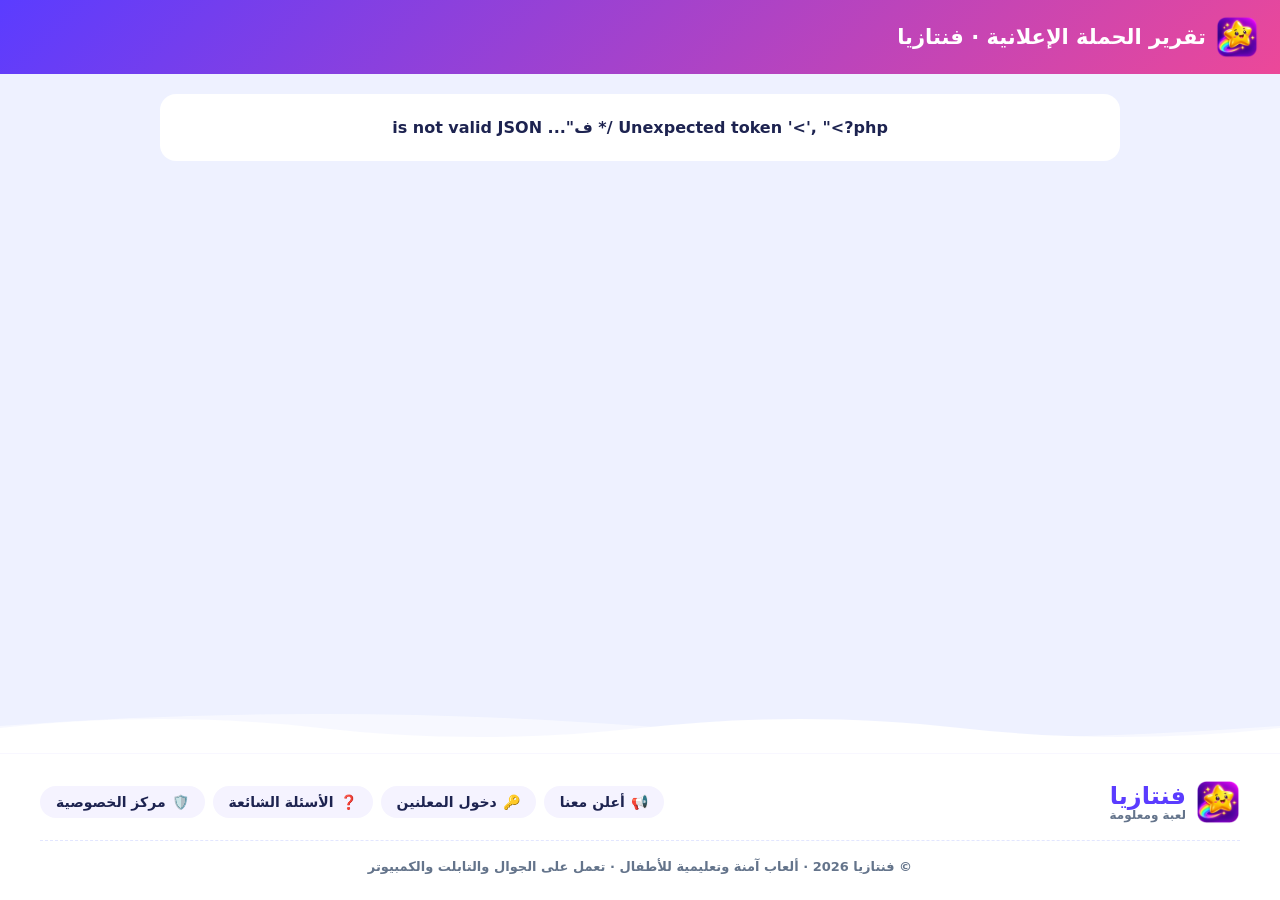
<file: ad-report.html>
<!doctype html>
<html lang="ar" dir="rtl">
<head>
<meta charset="utf-8">
<meta name="viewport" content="width=device-width, initial-scale=1">
<meta name="robots" content="noindex,nofollow">
<title>تقرير الحملة الإعلانية | فنتازيا</title>
<link rel="icon" type="image/png" href="favicon.png">
<style>
*{box-sizing:border-box}body{margin:0;font-family:Tahoma,system-ui,sans-serif;background:#eef1ff;color:#1d2350}
header{display:flex;align-items:center;gap:10px;padding:16px 22px;background:linear-gradient(135deg,#5b3cff,#ec4899);color:#fff}
header img{width:42px;height:42px;border-radius:12px}header h1{margin:0;font-size:21px;flex:1}
main{max-width:1000px;margin:0 auto;padding:20px}
.cards{display:grid;grid-template-columns:repeat(auto-fit,minmax(170px,1fr));gap:12px;margin:14px 0}
.card{background:#fff;border-radius:16px;padding:16px;box-shadow:0 4px 14px rgba(29,35,80,.08)}.card b{display:block;font-size:30px;color:#5b3cff}.card span{color:#64748b;font-weight:700}
table{width:100%;border-collapse:collapse;background:#fff;border-radius:14px;overflow:hidden;box-shadow:0 4px 14px rgba(29,35,80,.08);font-size:14px;margin-bottom:16px}
th,td{padding:9px 12px;text-align:right;border-bottom:1px solid #eef1ff}th{background:#f8fafc;color:#475569}
.msg{background:#fff;border-radius:16px;padding:24px;text-align:center;font-weight:700}
.st{display:inline-block;padding:2px 12px;border-radius:99px;font-weight:700;font-size:14px}
h2{font-size:18px}.note{color:#64748b;font-size:13px;line-height:1.8}
</style>
</head>
<body>
<header><img src="icon-192.png" alt=""><h1>تقرير الحملة الإعلانية · فنتازيا</h1></header>
<main id="r"><div class="msg">جاري التحميل…</div></main>
<script>
const R=document.getElementById('r'),esc=s=>String(s??'').replace(/[&<>"']/g,c=>({'&':'&amp;','<':'&lt;','>':'&gt;','"':'&quot;',"'":'&#39;'}[c]));
const fmt=n=>Number(n||0).toLocaleString('en-US'),ctr=(i,c)=>i?(c/i*100).toFixed(2)+'%':'—';
(async()=>{const t=new URLSearchParams(location.search).get('t')||'';
  try{const j=await (await fetch('api/index.php?a=report&t='+encodeURIComponent(t))).json();if(!j.ok)throw new Error(j.error);
    const c=j.campaign,T=j.totals;
    R.innerHTML=`<h2>${esc(c.name)} <span class="st" style="background:${c.live?'#dcfce7':'#f1f5f9'}">${c.live?'🟢 تعمل الآن':c.status==='paused'?'⏸️ موقوفة':'⚪ منتهية'}</span></h2>
    <div class="note">المعلن: <b>${esc(c.advertiser)}</b> · الفترة: ${c.start||'—'} ← ${c.end||'مفتوحة'}</div>
    <div class="cards"><div class="card"><b>${fmt(T.i)}</b><span>مشاهدة فعلية</span></div><div class="card"><b>${fmt(T.c)}</b><span>نقرة</span></div><div class="card"><b>${ctr(T.i,T.c)}</b><span>نسبة النقر</span></div></div>
    <h2>حسب المساحة</h2><table><tr><th>المساحة</th><th>مشاهدات</th><th>نقرات</th><th>نسبة النقر</th></tr>${j.slots.map(s=>`<tr><td>${esc(j.slotNames[s.slot]||s.slot)}</td><td>${fmt(s.impr)}</td><td>${fmt(s.clicks)}</td><td>${ctr(s.impr,s.clicks)}</td></tr>`).join('')||'<tr><td colspan=4>لا بيانات بعد</td></tr>'}</table>
    <h2>يومياً</h2><table><tr><th>اليوم</th><th>مشاهدات</th><th>نقرات</th><th>نسبة النقر</th></tr>${j.daily.slice().reverse().map(d=>`<tr><td>${d.day}</td><td>${fmt(d.impr)}</td><td>${fmt(d.clicks)}</td><td>${ctr(d.impr,d.clicks)}</td></tr>`).join('')||'<tr><td colspan=4>لا بيانات بعد</td></tr>'}</table>
    <p class="note">المشاهدة تُحسب فقط عند ظهور 50% على الأقل من الإعلان على الشاشة لمدة ثانية كاملة (المعيار العالمي لقياس الإعلانات)، والنقرة تُحسب عند الضغط على الإعلان. فنتازيا لا تجمع أي بيانات شخصية عن الأطفال.</p>`}
  catch(e){R.innerHTML=`<div class="msg">${esc(e.message||'تعذّر تحميل التقرير')}</div>`}})();
</script>
<script src="js/totop.js"></script>
<script src="js/footer.js?v=3"></script>
</body>
</html>
</file>
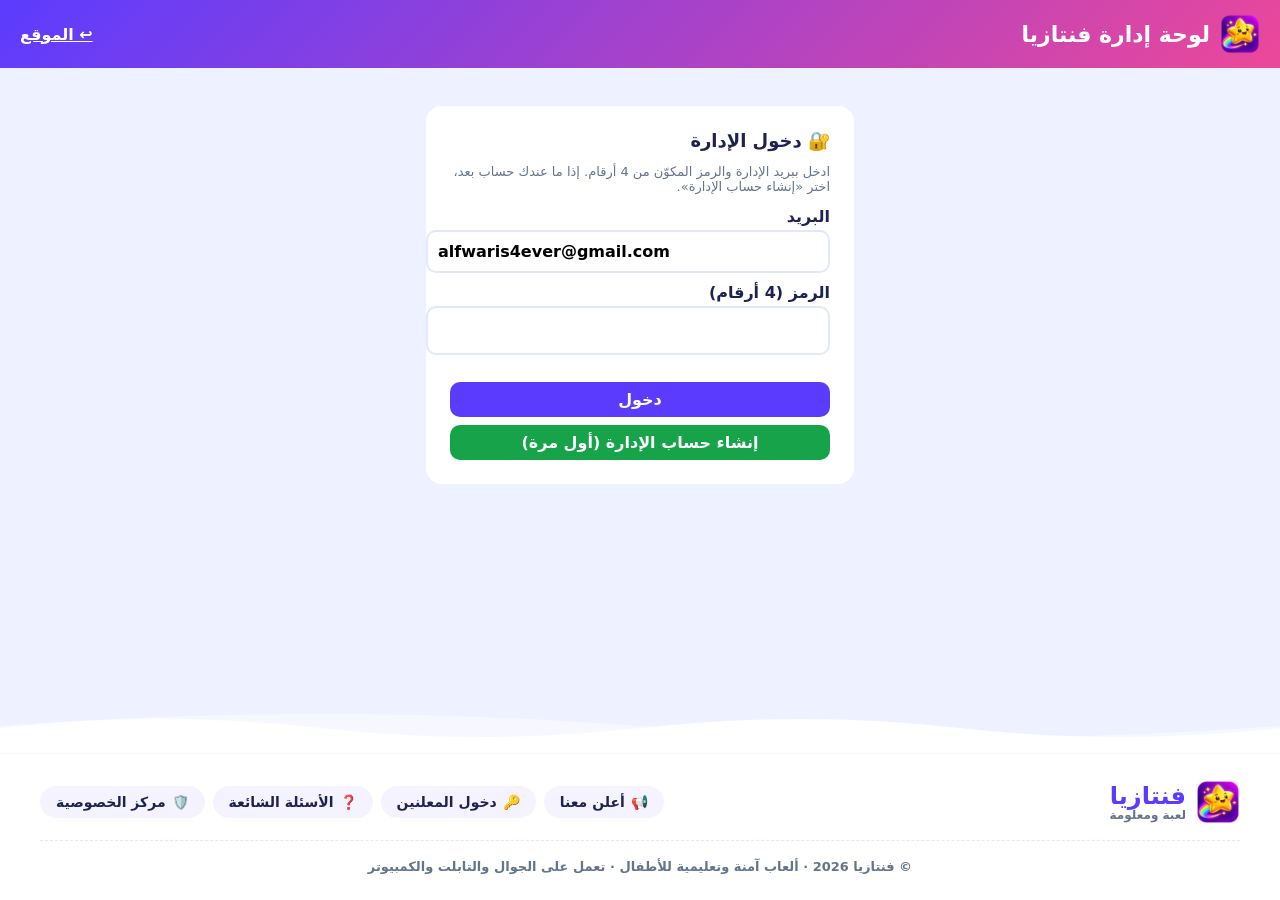
<file: admin.html>
<!doctype html>
<html lang="ar" dir="rtl">
<head>
<meta charset="utf-8">
<meta name="viewport" content="width=device-width, initial-scale=1">
<meta name="robots" content="noindex,nofollow">
<title>لوحة الإدارة | فنتازيا</title>
<link rel="icon" type="image/png" href="favicon.png">
<style>
body{margin:0;font-family:Tahoma,system-ui,sans-serif;background:#eef1ff;color:#1d2350}
header{display:flex;align-items:center;gap:10px;padding:14px 20px;background:linear-gradient(135deg,#5b3cff,#ec4899);color:#fff}
header img{width:40px;height:40px;border-radius:12px}header h1{margin:0;font-size:22px;flex:1}header a{color:#fff;font-weight:700}
main{max-width:90%;margin:0 auto;padding:18px}@media(max-width:1023px){main{max-width:100%;padding:12px}}
.cards{display:grid;grid-template-columns:repeat(auto-fit,minmax(160px,1fr));gap:12px;margin-bottom:18px}
.card{background:#fff;border-radius:16px;padding:14px;box-shadow:0 4px 14px rgba(29,35,80,.08)}.card b{display:block;font-size:30px;color:#5b3cff}.card span{color:#64748b;font-weight:700}
.cols{display:grid;grid-template-columns:1fr 1fr;gap:14px}@media(max-width:800px){.cols{grid-template-columns:1fr}}
h2{font-size:18px;margin:6px 0 10px}table{width:100%;border-collapse:collapse;background:#fff;border-radius:14px;overflow:hidden;box-shadow:0 4px 14px rgba(29,35,80,.08);font-size:14px}
th,td{padding:8px 10px;text-align:right;border-bottom:1px solid #eef1ff}th{background:#f8fafc;color:#475569}
.bar{height:8px;border-radius:99px;background:linear-gradient(90deg,#5b3cff,#ec4899)}
.msg{background:#fff;border-radius:16px;padding:24px;text-align:center;font-weight:700}
button{font:inherit;font-weight:700;border:0;border-radius:10px;padding:8px 14px;background:#5b3cff;color:#fff;cursor:pointer}
button.sm,a.sm{padding:4px 7px;margin:0 2px;background:#eef1ff;color:#1d2350;font-size:14px;border-radius:10px;text-decoration:none;font-weight:700;display:inline-block;line-height:1.6}a.sm:hover{background:#dfe4ff}button.sm:hover{background:#dfe4ff}button.sm.del:hover{background:#fee2e2}
.tabs{display:flex;gap:8px;margin-bottom:16px;flex-wrap:wrap}.tabs a{padding:8px 18px;border-radius:99px;background:#fff;color:#1d2350;font-weight:700;text-decoration:none;box-shadow:0 2px 8px rgba(29,35,80,.08)}.tabs a.on{background:#5b3cff;color:#fff}
.toolbar{margin-bottom:12px;font-weight:700}button.sm.on{background:#5b3cff;color:#fff}
.chart{background:#fff;border-radius:16px;padding:12px;box-shadow:0 4px 14px rgba(29,35,80,.08)}.legend{display:flex;gap:16px;flex-wrap:wrap;font-size:13px;font-weight:700}.legend span[style*="--c"]::before{content:"";display:inline-block;width:12px;height:12px;border-radius:3px;background:var(--c);margin-inline-end:5px;vertical-align:-1px}
.note{color:#64748b;font-size:13px;line-height:1.8}.chip{display:inline-block;background:#eef1ff;border-radius:99px;padding:1px 8px;font-size:12px;margin:1px}.sub{color:#64748b;font-size:12px}
img.thumb{width:120px;height:54px;object-fit:contain;border-radius:8px;background:#f1f5f9;border:1px solid #e2e8f0;padding:3px;box-sizing:border-box;display:block}
.camp b{display:block;margin-bottom:8px;font-size:15px}.thumbs{display:grid;grid-template-columns:repeat(2,120px);gap:8px}
.slots{display:flex;flex-direction:column;align-items:flex-start;gap:8px}.slots .chip{margin:0;padding:4px 10px;line-height:1.5;border-radius:0;white-space:nowrap}
td.ctl{white-space:nowrap}td.ctl .sm,td.ctl a.sm{display:inline-block;margin:0 2px}
td{vertical-align:top}
textarea{width:100%;font:13px/1.6 monospace;padding:8px;border-radius:10px;border:2px solid #e2e6ff;box-sizing:border-box}
.modal{position:fixed;inset:0;background:rgba(15,23,42,.5);display:flex;align-items:flex-start;justify-content:center;padding:30px 12px;overflow:auto;z-index:50}
.modal-card{background:#fff;border-radius:18px;padding:20px;width:min(760px,100%)}
.frm{display:grid;grid-template-columns:1fr 1fr;gap:12px}.frm .full{grid-column:1/-1}@media(max-width:640px){.frm{grid-template-columns:1fr}}
.frm label{display:flex;flex-direction:column;gap:4px;font-weight:700;font-size:14px}.frm label.ck{flex-direction:row;align-items:center;gap:6px;font-weight:600;display:inline-flex;margin:3px 10px 3px 0}
.frm input:not([type=checkbox]),.frm select{font:inherit;padding:8px 10px;border-radius:10px;border:2px solid #e2e6ff}
.pbar{height:6px;background:#eef1ff;border-radius:99px;margin-top:4px;overflow:hidden}.pbar i{display:block;height:100%;background:linear-gradient(90deg,#5b3cff,#ec4899)}
.pin{flex-direction:row!important;align-items:center;gap:6px;display:flex}.pin input[type=number]{width:90px;font:inherit;padding:6px 8px;border-radius:8px;border:2px solid #e2e6ff}
.frm fieldset{border:2px solid #eef1ff;border-radius:12px}.frm [hidden]{display:none!important}#prev img{max-width:100%;max-height:140px;margin-top:6px;border-radius:8px}
.cr-slot{border:2px solid #eef1ff;border-radius:14px;padding:10px;margin-bottom:10px}.cr-row{display:grid;grid-template-columns:repeat(auto-fit,minmax(190px,1fr));gap:10px;margin-top:8px}
.cr-tile{background:#f8fafc;border-radius:12px;padding:8px;display:flex;flex-direction:column;gap:6px}.cr-h{font-weight:700;font-size:13px;display:flex;justify-content:space-between}
.cr-prev{width:100%;max-height:150px;background:repeating-conic-gradient(#e2e8f0 0 25%,#fff 0 50%) 0 0/16px 16px;border:2px dashed #cbd5e1;border-radius:8px;display:flex;align-items:center;justify-content:center;overflow:hidden}.cr-prev img{width:100%;height:100%;object-fit:contain}.cr-prev span{color:#94a3b8;font-size:12px;font-weight:700}
.cr-info{font-size:12px;color:#64748b;min-height:1.2em}.cr-info.ok{color:#16a34a}.cr-info.warn{color:#d97706}.cr-act{display:flex;gap:6px}.sm-btn{background:#5b3cff;color:#fff;border-radius:10px;padding:4px 12px;font-weight:700;font-size:13px;cursor:pointer;display:inline-block!important}
</style>
</head>
<body>
<header><img src="icon-192.png" alt=""><h1>لوحة إدارة فنتازيا</h1><a href="./">↩ الموقع</a></header>
<main id="app"><div class="msg">جاري التحميل…</div></main>
<script>
const app=document.getElementById('app'),esc=s=>String(s??'').replace(/[&<>"']/g,c=>({'&':'&amp;','<':'&lt;','>':'&gt;','"':'&quot;',"'":'&#39;'}[c]));
let token=localStorage.getItem('fz:token');const day=t=>t?new Date(t*1000).toLocaleDateString('ar-SA-u-nu-latn'):'';
async function load(){
  if(!token)return loginForm();
  if(location.hash==='#traffic')return loadTraffic();if(location.hash==='#ads')return loadAds();
  const r=await fetch('api/index.php?a=admin',{method:'POST',headers:{'Content-Type':'application/json',Authorization:'Bearer '+token},body:'{}'});const j=await r.json().catch(()=>({ok:false,error:'الخادم لا يستجيب'}));
  if(!j.ok){if(r.status===401||r.status===403)return loginForm(r.status===403?'هذا الحساب ليس حساب الإدارة. ادخل ببريد الإدارة.':'انتهت الجلسة، ادخل من جديد.');app.innerHTML=`<div class="msg">${esc(j.error)}</div>`;return}
  const max=Math.max(1,...j.topGames.map(g=>g.n));
  app.innerHTML=tabsBar('')+`<div class="cards"><div class="card"><b>${j.users}</b><span>لاعب مسجّل</span></div><div class="card"><b>${j.new7}</b><span>جديد خلال 7 أيام</span></div><div class="card"><b>${j.active7}</b><span>نشط خلال 7 أيام</span></div><div class="card"><b>${j.marketing}</b><span>وافقوا على رسائل الجديد</span></div><div class="card"><b>${j.events}</b><span>جولة لعب مسجّلة</span></div></div>
  <div class="cols"><div><h2>🎮 الألعاب الأكثر لعباً</h2><table><tr><th>اللعبة</th><th>جولات</th><th>فوز كامل</th><th></th></tr>${j.topGames.map(g=>`<tr><td>${esc(g.game)}</td><td>${g.n}</td><td>${g.wins||0}</td><td style="width:35%"><div class="bar" style="width:${g.n/max*100}%"></div></td></tr>`).join('')||'<tr><td colspan=4>لا بيانات بعد</td></tr>'}</table></div>
  <div><h2>📂 التصنيفات الأكثر لعباً</h2><table><tr><th>التصنيف</th><th>جولات</th></tr>${j.topCats.map(c=>`<tr><td>${esc(c.cat)}</td><td>${c.n}</td></tr>`).join('')||'<tr><td colspan=2>لا بيانات بعد</td></tr>'}</table></div></div>
  <h2 style="margin-top:18px">📢 طلبات الإعلان (${(j.adRequests||[]).length})</h2><table><tr><th>التاريخ</th><th>الشركة</th><th>الاسم</th><th>البريد</th><th>الجوال</th><th>الباقة</th><th>التفاصيل</th></tr>${(j.adRequests||[]).map(a=>`<tr><td>${day(a.ts)}</td><td>${esc(a.company)}</td><td>${esc(a.name)}</td><td dir="ltr"><a href="mailto:${esc(a.email)}">${esc(a.email)}</a></td><td dir="ltr">${esc(a.phone)}</td><td>${esc(a.package)}</td><td style="max-width:280px">${esc(a.message)}</td></tr>`).join('')||'<tr><td colspan=7>لا توجد طلبات بعد</td></tr>'}</table>
  <h2 style="margin-top:18px">👥 اللاعبون (آخر نشاط أولاً) <button id="csv">⬇ تصدير بريد الموافقين CSV</button></h2>
  <p style="color:#64748b;font-size:13px">التصدير يشمل فقط من وافق ولي أمره على استلام جديد الألعاب. الأزرار: ✏️ الاسم · 📧 البريد · ⛔ إيقاف/▶️ تفعيل · 🗑️ حذف.</p>
  <table><tr><th></th><th>الاسم</th><th>البريد</th><th>الحالة</th><th>يستلم الجديد</th><th>التصنيف المفضّل</th><th>جولات</th><th>التسجيل</th><th>آخر نشاط</th><th>تحكم</th></tr>
  ${j.players.map(p=>`<tr${p.suspended?' style="opacity:.55"':''}><td>${esc(p.avatar)}</td><td>${esc(p.name)}</td><td dir="ltr">${esc(p.email)}</td><td>${p.suspended?'⛔ موقوف':'✅ نشط'}</td><td>${p.marketing?'✅':'—'}</td><td>${esc(p.favcat||'')}</td><td>${p.plays}</td><td>${day(p.created)}</td><td>${day(p.last_seen)}</td><td class="act" style="white-space:nowrap"><button class="sm" data-op="name" data-id="${p.id}" title="تغيير الاسم">✏️</button><button class="sm" data-op="email" data-id="${p.id}" title="تغيير البريد">📧</button><button class="sm" data-op="${p.suspended?'unsuspend':'suspend'}" data-id="${p.id}" title="${p.suspended?'تفعيل':'إيقاف'}">${p.suspended?'▶️':'⛔'}</button><button class="sm del" data-op="delete" data-id="${p.id}" title="حذف">🗑️</button></td></tr>`).join('')}</table>`;
  app.querySelectorAll('[data-op]').forEach(b=>b.onclick=async()=>{const p=j.players.find(x=>x.id==b.dataset.id),op=b.dataset.op;let value;
    if(op==='name'){value=prompt('الاسم الجديد لـ '+p.name,p.name);if(value==null)return}
    else if(op==='email'){value=prompt('البريد الجديد لـ '+p.name,p.email);if(value==null)return}
    else if(op==='delete'){if(!confirm('حذف العضو «'+p.name+'» ('+p.email+') وكل بياناته نهائياً؟'))return}
    else if(op==='suspend'){if(!confirm('إيقاف العضو «'+p.name+'»؟ لن يستطيع الدخول حتى تفعّله.'))return}
    const r=await fetch('api/index.php?a=admin_user',{method:'POST',headers:{'Content-Type':'application/json',Authorization:'Bearer '+token},body:JSON.stringify({id:p.id,op,value})});const k=await r.json().catch(()=>({ok:false,error:'الخادم لا يستجيب'}));
    if(!k.ok)return alert(k.error);load()});
  document.getElementById('csv').onclick=()=>{const rows=[['name','email','favorite_category','plays','joined'],...j.players.filter(p=>p.marketing).map(p=>[p.name,p.email,p.favcat||'',p.plays,day(p.created)])];
    const csv='\ufeff'+rows.map(r=>r.map(v=>`"${String(v).replace(/"/g,'""')}"`).join(',')).join('\n');const a=document.createElement('a');a.href=URL.createObjectURL(new Blob([csv],{type:'text/csv'}));a.download='fntazya-players.csv';a.click()}}
function loginForm(note=''){app.innerHTML=`<div class="msg" style="max-width:380px;margin:20px auto;text-align:right">
  <h2 style="margin-top:0">🔐 دخول الإدارة</h2>${note?`<p style="color:#dc2626">${esc(note)}</p>`:''}
  <p style="color:#64748b;font-weight:400;font-size:13px">ادخل ببريد الإدارة والرمز المكوّن من 4 أرقام. إذا ما عندك حساب بعد، اختر «إنشاء حساب الإدارة».</p>
  <label>البريد<br><input id="em" type="email" dir="ltr" value="alfwaris4ever@gmail.com" style="width:100%;padding:10px;border-radius:10px;border:2px solid #e2e6ff;font:inherit;margin:4px 0 10px"></label>
  <label>الرمز (4 أرقام)<br><input id="pn" inputmode="numeric" maxlength="4" dir="ltr" style="width:100%;padding:10px;border-radius:10px;border:2px solid #e2e6ff;font:inherit;font-size:22px;letter-spacing:10px;text-align:center;margin:4px 0 10px"></label>
  <div id="er" style="color:#dc2626;min-height:1.3em;font-size:13px"></div>
  <button id="li" style="width:100%;margin-bottom:8px">دخول</button><button id="rg" style="width:100%;background:#16a34a">إنشاء حساب الإدارة (أول مرة)</button></div>`;
  const go=async a=>{const email=document.getElementById('em').value.trim(),pin=document.getElementById('pn').value.trim(),er=document.getElementById('er');er.textContent='';
    if(!/^\d{4}$/.test(pin))return er.textContent='الرمز لازم يكون 4 أرقام';
    const r=await fetch('api/index.php?a='+a,{method:'POST',headers:{'Content-Type':'application/json'},body:JSON.stringify({email,pin,name:'الإدارة',avatar:'👑'})});const j=await r.json().catch(()=>({ok:false,error:'الخادم لا يستجيب'}));
    if(!j.ok)return er.textContent=j.error;token=j.token;localStorage.setItem('fz:token',j.token);localStorage.setItem('fz:user',JSON.stringify(j.user));load()};
  document.getElementById('li').onclick=()=>go('login');document.getElementById('rg').onclick=()=>go('register')}
</script>
<script src="js/ad-form.js?v=20261125b"></script>
<script src="js/admin-ads.js?v=20261126c"></script>
<script>addEventListener('hashchange',load);load()</script>
<script src="js/totop.js"></script>
<script src="js/footer.js?v=3"></script>
</body>
</html>
</file>
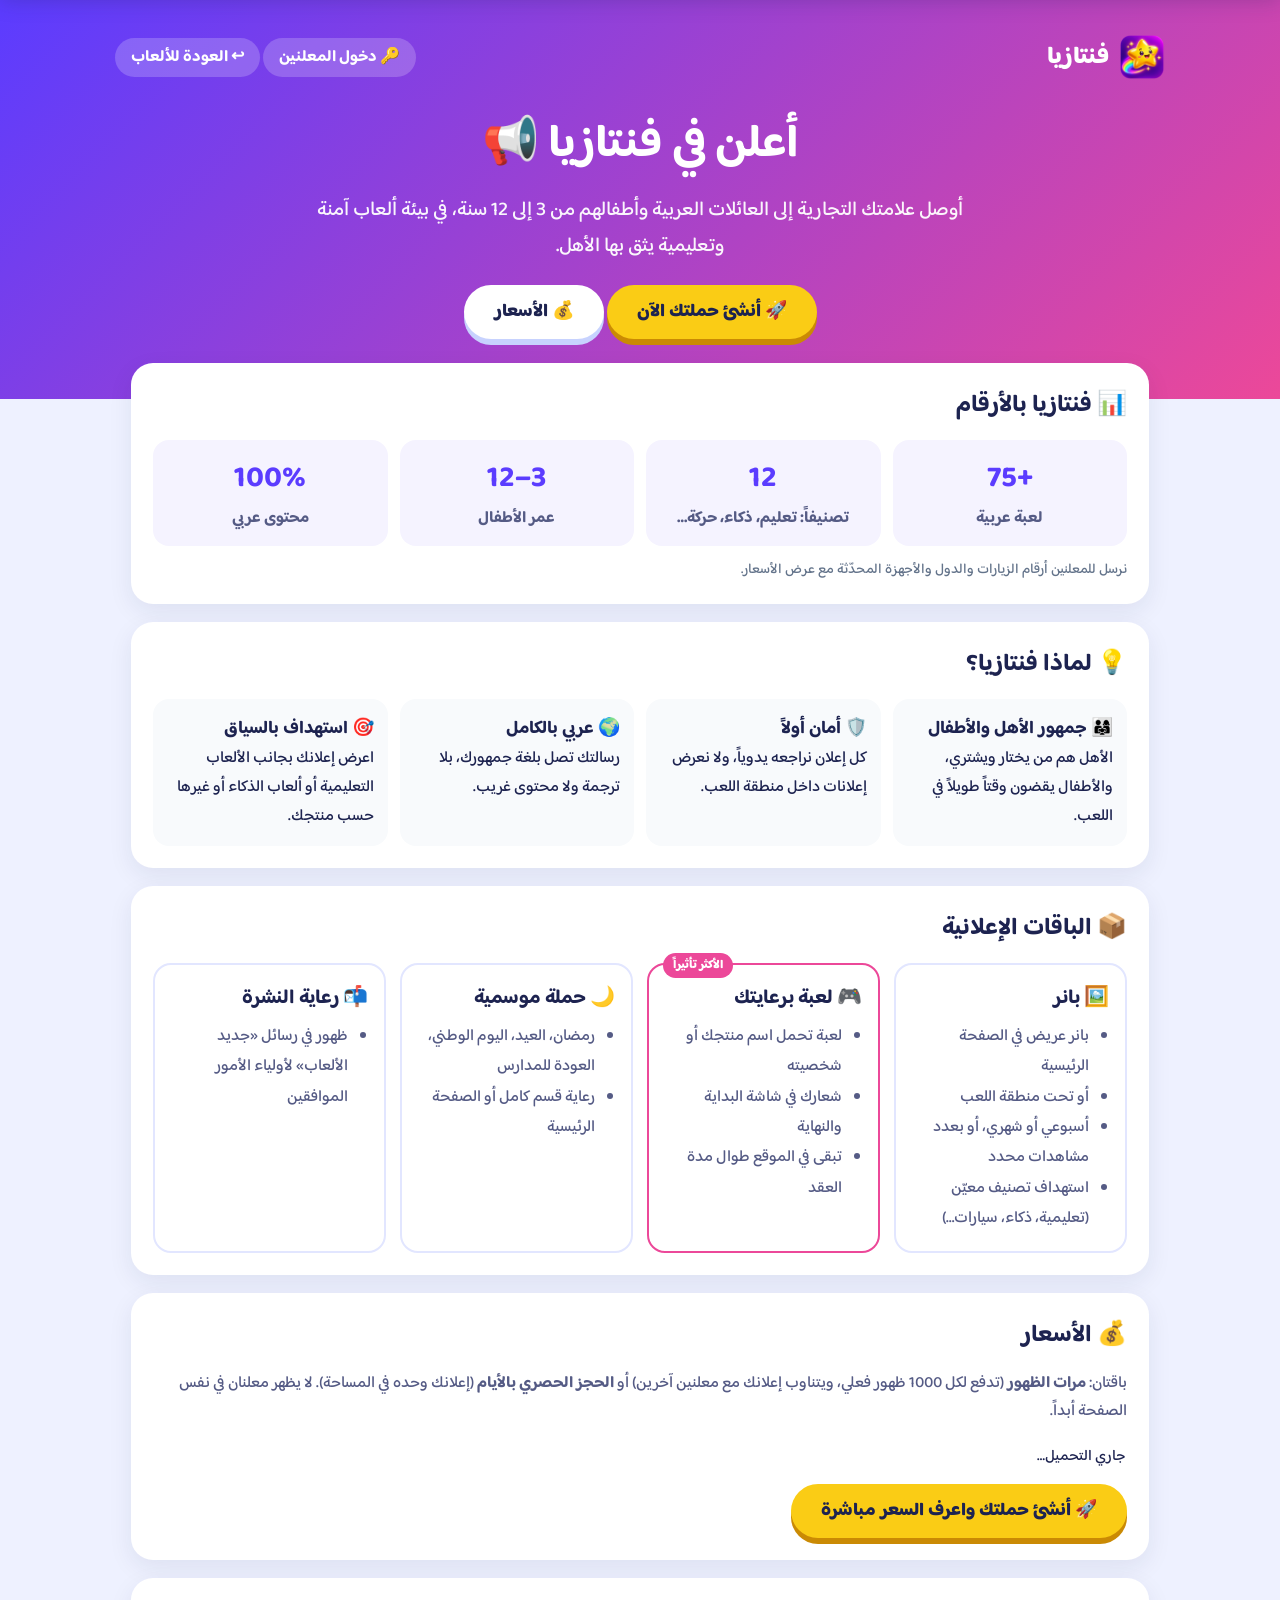
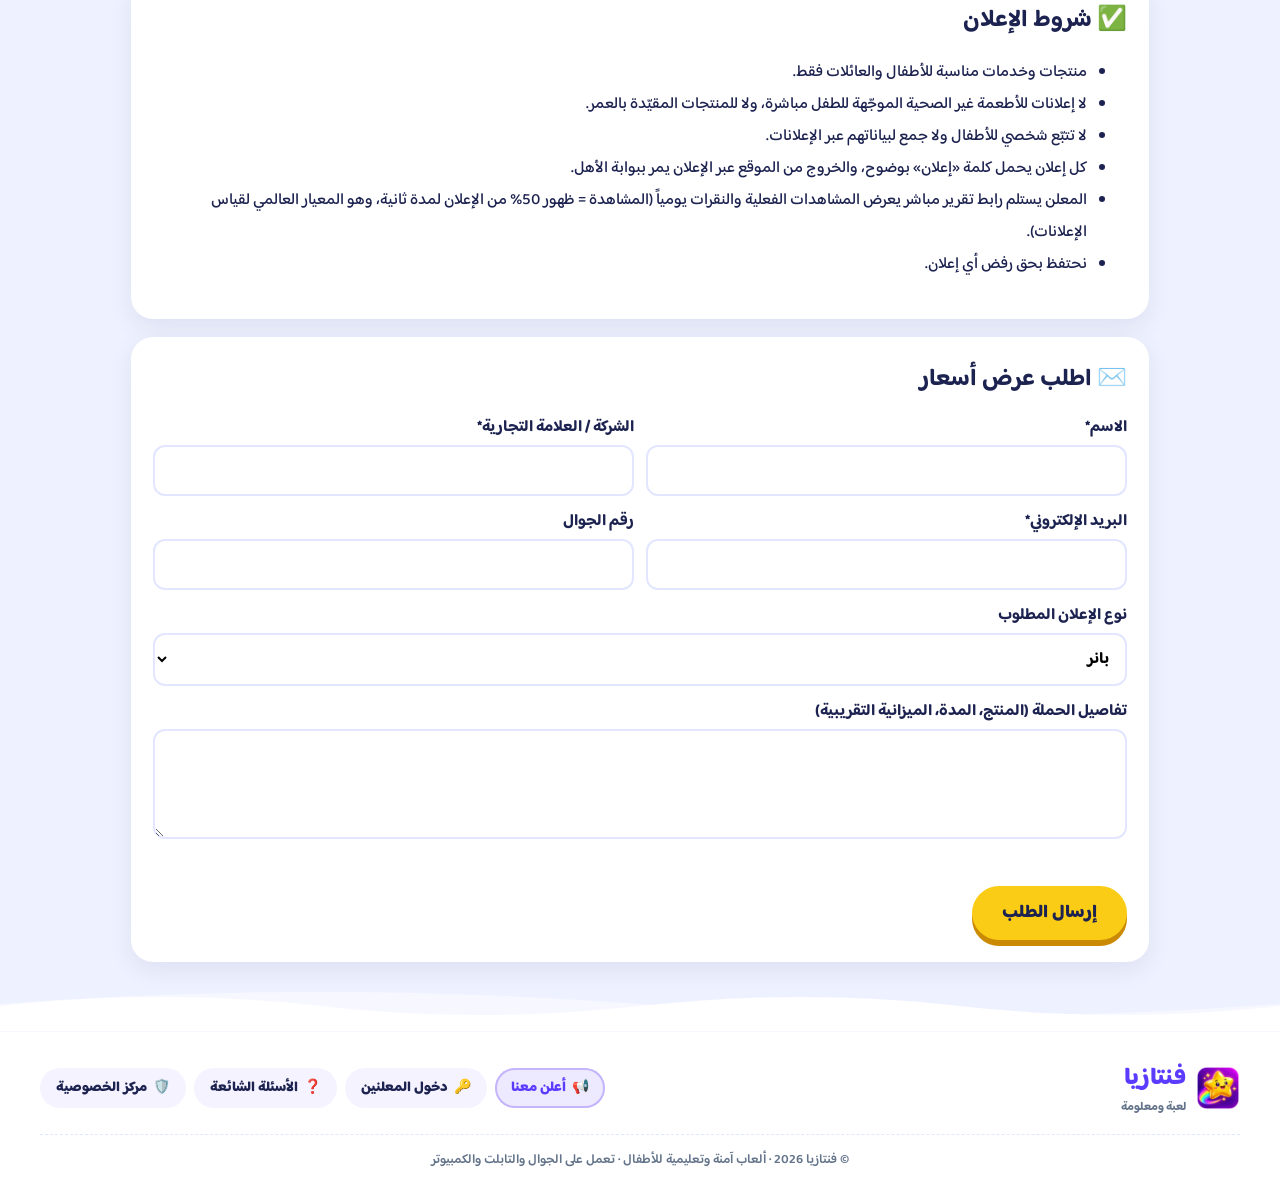
<file: advertise.html>
<!doctype html>
<html lang="ar" dir="rtl">
<head>
<meta charset="utf-8">
<meta name="viewport" content="width=device-width, initial-scale=1">
<title>أعلن معنا | فنتازيا</title>
<meta name="description" content="أعلن في فنتازيا: موقع ألعاب عربي آمن وتعليمي للأطفال من 3 إلى 12 سنة. إعلانات مراجعة يدوياً، ورعاية ألعاب، وحملات موسمية.">
<link rel="icon" type="image/png" href="favicon.png">
<link rel="preload" href="fonts/baloo-bhaijaan2-arabic.woff2" as="font" type="font/woff2" crossorigin>
<link rel="stylesheet" href="css/fonts.css">
<style>
*{box-sizing:border-box}html,body{overflow-x:hidden}body{margin:0;font-family:"Baloo Bhaijaan 2",Tahoma,sans-serif;color:#1d2350;background:#eef1ff}
a{color:inherit}
.hero{background:linear-gradient(135deg,#5b3cff,#ec4899);color:#fff;text-align:center;padding:34px 18px 60px}
.hero .top{display:flex;align-items:center;justify-content:space-between;max-width:1050px;margin:0 auto 26px}
.hero .brand{display:flex;align-items:center;gap:10px;font-weight:800;font-size:24px;text-decoration:none}.hero .brand img{width:46px;height:46px;border-radius:14px}
.hero .back{font-weight:700;text-decoration:none;background:rgba(255,255,255,.2);padding:6px 16px;border-radius:99px}
.hero h1{font-size:clamp(28px,5vw,46px);margin:0 0 8px}.hero p{font-size:clamp(16px,2.4vw,20px);opacity:.95;max-width:680px;margin:0 auto 20px;line-height:1.8}
.btn{display:inline-block;background:#facc15;color:#1d2350;font-weight:800;font-size:18px;padding:12px 30px;border-radius:99px;text-decoration:none;box-shadow:0 6px 0 #ca8a04;border:0;cursor:pointer;font-family:inherit}
main{max-width:1050px;margin:-36px auto 40px;padding:0 16px}
.card{background:#fff;border-radius:22px;padding:22px;box-shadow:0 8px 24px rgba(29,35,80,.08);margin-bottom:18px}
h2{margin:0 0 14px;font-size:24px}
.stats{display:grid;grid-template-columns:repeat(auto-fit,minmax(150px,1fr));gap:12px}
.stat{background:#f5f3ff;border-radius:16px;padding:14px;text-align:center}.stat b{display:block;font-size:30px;color:#5b3cff}.stat span{font-weight:700;color:#555b85}
.why{display:grid;grid-template-columns:repeat(auto-fit,minmax(220px,1fr));gap:12px}
.why div{background:#f8fafc;border-radius:16px;padding:14px;line-height:1.8}.why b{display:block;font-size:18px}
.pk{display:grid;grid-template-columns:repeat(auto-fit,minmax(230px,1fr));gap:14px}
.p{border:2px solid #e2e6ff;border-radius:18px;padding:16px;position:relative}.p.hot{border-color:#ec4899}
.p h3{margin:0 0 6px;font-size:20px}.p ul{margin:6px 0 0;padding-inline-start:20px;line-height:1.9;color:#555b85}
.tag{position:absolute;top:-12px;inset-inline-end:14px;background:#ec4899;color:#fff;font-size:12px;font-weight:800;padding:2px 10px;border-radius:99px}
.rules li{line-height:2}
form{display:grid;grid-template-columns:1fr 1fr;gap:12px}form .full{grid-column:1/-1}
@media(max-width:640px){form{grid-template-columns:1fr}}
label{display:flex;flex-direction:column;gap:4px;font-weight:700}
input,select,textarea{font:inherit;font-size:16px;padding:10px 12px;border-radius:12px;border:2px solid #e2e6ff;outline:none;background:#fff}input:focus,select:focus,textarea:focus{border-color:#5b3cff}
textarea{min-height:110px;resize:vertical}
#msg{font-weight:700;min-height:1.4em}#msg.ok{color:#16a34a}#msg.err{color:#dc2626}
.scta{position:fixed;top:0;left:0;right:0;z-index:200;background:linear-gradient(135deg,#5b3cff,#ec4899);box-shadow:0 6px 20px rgba(29,35,80,.25);transform:translateY(-110%);transition:transform .25s}
.scta.on{transform:none}.scta-in{max-width:1050px;margin:0 auto;padding:10px 16px;display:flex;align-items:center;justify-content:space-between;gap:10px}
.scta .brand{display:flex;align-items:center;gap:8px;color:#fff;font-weight:800;font-size:20px;text-decoration:none}.scta .brand img{width:36px;height:36px;border-radius:10px}
.scta-b{display:flex;gap:8px}.btn.sm{font-size:15px;padding:8px 18px;box-shadow:0 4px 0 #ca8a04}.btn.sm.wh{background:#fff;box-shadow:0 4px 0 #c7d2fe}
@media(max-width:560px){.scta .brand span,.scta .brand{font-size:0}.scta .brand img{width:32px;height:32px}.scta-b{flex:1;justify-content:flex-end}.btn.sm{font-size:13px;padding:7px 12px}}
footer{text-align:center;color:#64748b;font-weight:600;padding:10px 16px 30px}
</style>
</head>
<body>
<header class="hero">
  <div class="top"><a class="brand" href="./"><img src="icon-192.png" alt="">فنتازيا</a><span><a class="back" href="advertiser.html">🔑 دخول المعلنين</a> <a class="back" href="./">↩ العودة للألعاب</a></span></div>
  <h1>أعلن في فنتازيا 📢</h1>
  <p>أوصل علامتك التجارية إلى العائلات العربية وأطفالهم من 3 إلى 12 سنة، في بيئة ألعاب آمنة وتعليمية يثق بها الأهل.</p>
  <div id="heroCta"><a class="btn" href="advertiser.html">🚀 أنشئ حملتك الآن</a> <a class="btn" href="#prices" style="background:#fff;box-shadow:0 6px 0 #c7d2fe">💰 الأسعار</a></div>
</header>
<div class="scta" id="scta" aria-hidden="true"><div class="scta-in"><a class="brand" href="./"><img src="icon-192.png" alt="">فنتازيا</a><span class="scta-b"><a class="btn sm" href="advertiser.html" tabindex="-1">🚀 أنشئ حملتك الآن</a><a class="btn sm wh" href="#prices" tabindex="-1">💰 الأسعار</a></span></div></div>
<main>
  <section class="card">
    <h2>📊 فنتازيا بالأرقام</h2>
    <div class="stats">
      <div class="stat" id="vis" hidden><b>—</b><span>زائر خلال 30 يوماً</span></div>
      <div class="stat"><b>+75</b><span>لعبة عربية</span></div>
      <div class="stat"><b>12</b><span>تصنيفاً: تعليم، ذكاء، حركة…</span></div>
      <div class="stat"><b>3–12</b><span>عمر الأطفال</span></div>
      <div class="stat"><b>100%</b><span>محتوى عربي</span></div>
    </div>
    <p style="color:#64748b;font-size:14px;margin:12px 0 0">نرسل للمعلنين أرقام الزيارات والدول والأجهزة المحدّثة مع عرض الأسعار.</p>
  </section>
  <section class="card">
    <h2>💡 لماذا فنتازيا؟</h2>
    <div class="why">
      <div><b>👨‍👩‍👧 جمهور الأهل والأطفال</b>الأهل هم من يختار ويشتري، والأطفال يقضون وقتاً طويلاً في اللعب.</div>
      <div><b>🛡️ أمان أولاً</b>كل إعلان نراجعه يدوياً، ولا نعرض إعلانات داخل منطقة اللعب.</div>
      <div><b>🌍 عربي بالكامل</b>رسالتك تصل بلغة جمهورك، بلا ترجمة ولا محتوى غريب.</div>
      <div><b>🎯 استهداف بالسياق</b>اعرض إعلانك بجانب الألعاب التعليمية أو ألعاب الذكاء أو غيرها حسب منتجك.</div>
    </div>
  </section>
  <section class="card">
    <h2>📦 الباقات الإعلانية</h2>
    <div class="pk">
      <div class="p"><h3>🖼️ بانر</h3><ul><li>بانر عريض في الصفحة الرئيسية</li><li>أو تحت منطقة اللعب</li><li>أسبوعي أو شهري، أو بعدد مشاهدات محدد</li><li>استهداف تصنيف معيّن (تعليمية، ذكاء، سيارات…)</li></ul></div>
      <div class="p hot"><span class="tag">الأكثر تأثيراً</span><h3>🎮 لعبة برعايتك</h3><ul><li>لعبة تحمل اسم منتجك أو شخصيته</li><li>شعارك في شاشة البداية والنهاية</li><li>تبقى في الموقع طوال مدة العقد</li></ul></div>
      <div class="p"><h3>🌙 حملة موسمية</h3><ul><li>رمضان، العيد، اليوم الوطني، العودة للمدارس</li><li>رعاية قسم كامل أو الصفحة الرئيسية</li></ul></div>
      <div class="p"><h3>📬 رعاية النشرة</h3><ul><li>ظهور في رسائل «جديد الألعاب» لأولياء الأمور الموافقين</li></ul></div>
    </div>
  </section>
  <section class="card" id="prices">
    <h2>💰 الأسعار</h2>
    <p style="color:#555b85;line-height:1.8;margin-top:0">باقتان: <b>مرات الظهور</b> (تدفع لكل 1000 ظهور فعلي، ويتناوب إعلانك مع معلنين آخرين) أو <b>الحجز الحصري بالأيام</b> (إعلانك وحده في المساحة). لا يظهر معلنان في نفس الصفحة أبداً.</p>
    <div style="overflow:auto"><table id="pt" style="width:100%;border-collapse:collapse;font-size:15px"><tr><td>جاري التحميل…</td></tr></table></div>
    <p style="margin:14px 0 0"><a class="btn" href="advertiser.html">🚀 أنشئ حملتك واعرف السعر مباشرة</a></p>
  </section>
  <section class="card">
    <h2>✅ شروط الإعلان</h2>
    <ul class="rules">
      <li>منتجات وخدمات مناسبة للأطفال والعائلات فقط.</li>
      <li>لا إعلانات للأطعمة غير الصحية الموجّهة للطفل مباشرة، ولا للمنتجات المقيّدة بالعمر.</li>
      <li>لا تتبّع شخصي للأطفال ولا جمع لبياناتهم عبر الإعلانات.</li>
      <li>كل إعلان يحمل كلمة «إعلان» بوضوح، والخروج من الموقع عبر الإعلان يمر ببوابة الأهل.</li>
      <li>المعلن يستلم رابط تقرير مباشر يعرض المشاهدات الفعلية والنقرات يومياً (المشاهدة = ظهور 50% من الإعلان لمدة ثانية، وهو المعيار العالمي لقياس الإعلانات).</li>
      <li>نحتفظ بحق رفض أي إعلان.</li>
    </ul>
  </section>
  <section class="card" id="contact">
    <h2>✉️ اطلب عرض أسعار</h2>
    <form id="f" novalidate>
      <label>الاسم*<input name="name" required maxlength="80"></label>
      <label>الشركة / العلامة التجارية*<input name="company" required maxlength="100"></label>
      <label>البريد الإلكتروني*<input name="email" type="email" dir="ltr" required maxlength="120"></label>
      <label>رقم الجوال<input name="phone" dir="ltr" inputmode="tel" maxlength="30"></label>
      <label class="full">نوع الإعلان المطلوب<select name="package"><option>بانر</option><option>لعبة برعايتك</option><option>حملة موسمية</option><option>رعاية النشرة البريدية</option><option>غير متأكد، أريد اقتراحكم</option></select></label>
      <label class="full">تفاصيل الحملة (المنتج، المدة، الميزانية التقريبية)<textarea name="message" maxlength="2000"></textarea></label>
      <input name="website" tabindex="-1" autocomplete="off" style="position:absolute;width:1px;height:1px;opacity:0;pointer-events:none;overflow:hidden" aria-hidden="true">
      <div class="full" id="msg" role="status"></div>
      <div class="full"><button class="btn" type="submit">إرسال الطلب</button></div>
    </form>
  </section>
</main>
<script>
{const sc=document.getElementById('scta'),hc=document.getElementById('heroCta');let was=null;const chk=()=>{const on=hc.getBoundingClientRect().bottom<0;if(on===was)return;was=on;sc.classList.toggle('on',on);sc.setAttribute('aria-hidden',!on);sc.querySelectorAll('a').forEach(a=>a.tabIndex=on?0:-1)};addEventListener('scroll',chk,{passive:true});addEventListener('resize',chk);chk()}
document.querySelectorAll('a[href="#prices"]').forEach(a=>a.addEventListener('click',e=>{e.preventDefault();const t=document.getElementById('prices');scrollTo({top:t.getBoundingClientRect().top+scrollY-80,behavior:'smooth'})}));
fetch('api/index.php?a=adpricing').then(r=>r.json()).then(j=>{if(!j.ok)return;const c=j.settings.currency,m=v=>Number(v).toLocaleString('en-US')+' '+c;
  document.getElementById('pt').innerHTML='<tr style="background:#f5f3ff"><th style="padding:10px;text-align:right">المساحة</th><th style="padding:10px;text-align:right">المقاسات</th><th style="padding:10px;text-align:right">1000 ظهور</th><th style="padding:10px;text-align:right">يوم حصري</th></tr>'+j.slots.map(s=>'<tr style="border-bottom:1px solid #eef1ff"><td style="padding:10px;font-weight:700">'+s.t+'</td><td style="padding:10px;color:#64748b;font-size:13px">'+s.size+'</td><td style="padding:10px">'+(s.price.cpm_on?m(s.price.cpm):'—')+'</td><td style="padding:10px">'+(s.price.daily_on?m(s.price.daily):'—')+'</td></tr>').join('')+(+j.settings.vat?'':'')}).catch(()=>{});
fetch('api/index.php?a=pubstats').then(r=>r.json()).then(j=>{if(j.ok&&j.visitors30>=500){const v=document.getElementById('vis');v.querySelector('b').textContent='+'+j.visitors30.toLocaleString('en-US');v.hidden=false}}).catch(()=>{});
const f=document.getElementById('f'),m=document.getElementById('msg');
f.onsubmit=async e=>{e.preventDefault();m.className='';const d=Object.fromEntries(new FormData(f));
  if(!d.name.trim()||!d.company.trim()||!/^\S+@\S+\.\S+$/.test(d.email)){m.className='err';m.textContent='اكتب الاسم والشركة وبريداً صحيحاً';return}
  const b=f.querySelector('button');b.disabled=true;m.textContent='جاري الإرسال…';
  try{const r=await fetch('api/index.php?a=advertise',{method:'POST',headers:{'Content-Type':'application/json'},body:JSON.stringify(d)});const j=await r.json();
    if(!j.ok)throw new Error(j.error);m.className='ok';m.textContent='✅ وصلنا طلبك! سنتواصل معك خلال يومي عمل.';f.reset()}
  catch(er){m.className='err';m.textContent=er.message||'تعذّر الإرسال، جرّب بعد قليل'}b.disabled=false};
</script>
<script src="js/totop.js"></script>
<script src="js/footer.js?v=3"></script>
</body>
</html>
</file>
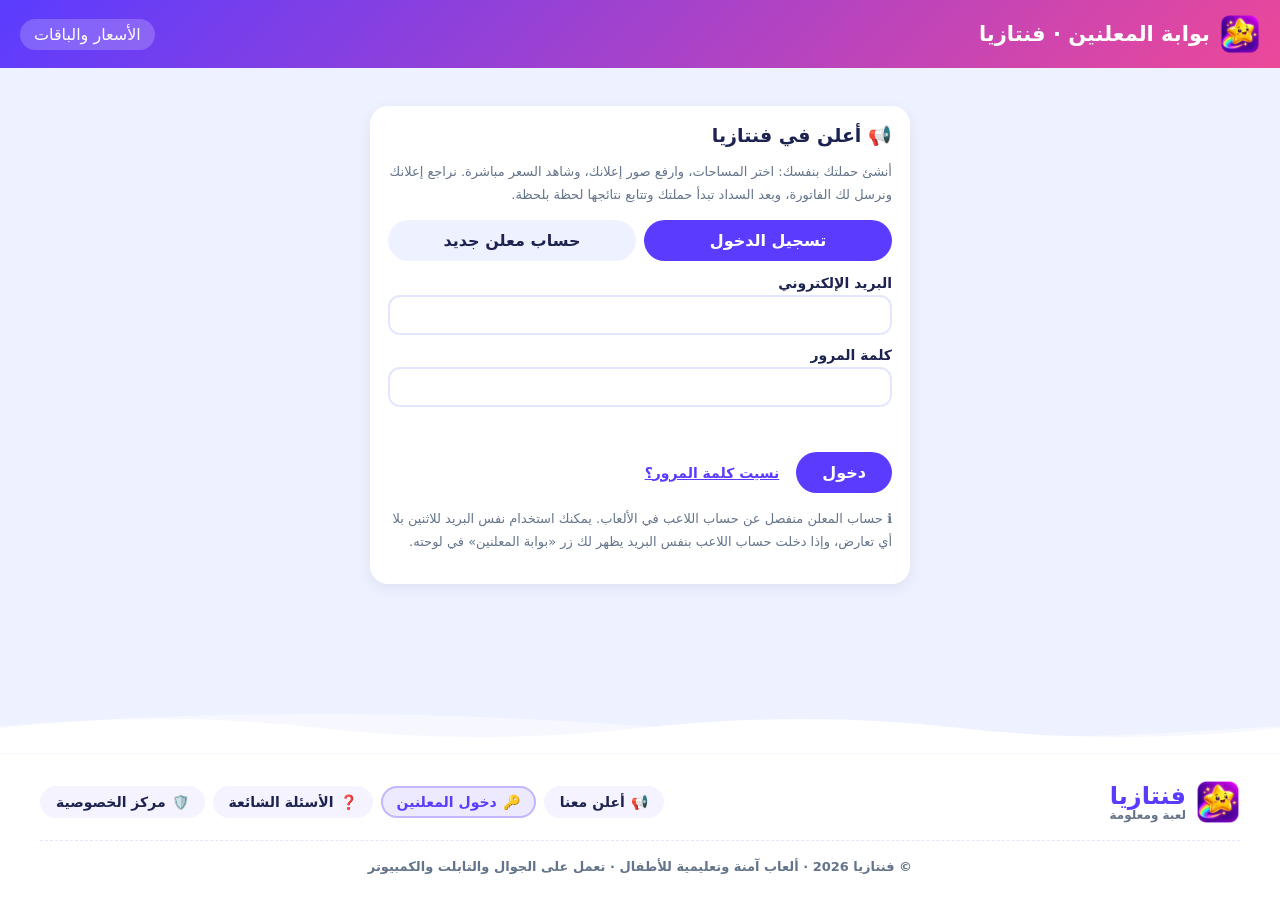
<file: advertiser.html>
<!doctype html>
<html lang="ar" dir="rtl">
<head>
<meta charset="utf-8">
<meta name="viewport" content="width=device-width, initial-scale=1">
<meta name="robots" content="noindex,nofollow">
<title>بوابة المعلنين | فنتازيا</title>
<link rel="icon" type="image/png" href="favicon.png">
<style>
*{box-sizing:border-box}[hidden]{display:none!important}body{margin:0;font-family:Tahoma,system-ui,sans-serif;background:#eef1ff;color:#1d2350}
a{color:#5b3cff}
header{display:flex;align-items:center;gap:10px;padding:14px 20px;background:linear-gradient(135deg,#5b3cff,#ec4899);color:#fff}
header img{width:40px;height:40px;border-radius:12px}header h1{margin:0;font-size:21px;flex:1}header a,header button{color:#fff;font-weight:700;background:rgba(255,255,255,.2);border:0;border-radius:99px;padding:6px 14px;text-decoration:none;font:inherit;cursor:pointer}
main{max-width:1000px;margin:0 auto;padding:18px}
.card{background:#fff;border-radius:18px;padding:18px;box-shadow:0 4px 14px rgba(29,35,80,.08);margin-bottom:16px}
h2{font-size:19px;margin:0 0 12px}h3{font-size:16px;margin:16px 0 8px}
.frm{display:grid;grid-template-columns:1fr 1fr;gap:12px}.frm .full{grid-column:1/-1}@media(max-width:640px){.frm{grid-template-columns:1fr}}
label{display:flex;flex-direction:column;gap:4px;font-weight:700;font-size:14px}
input,select,textarea{font:inherit;font-size:15px;padding:9px 11px;border-radius:12px;border:2px solid #e2e6ff;background:#fff;outline:none}input:focus,textarea:focus{border-color:#5b3cff}
.btn{font:inherit;font-weight:800;border:0;border-radius:99px;padding:11px 26px;background:#5b3cff;color:#fff;cursor:pointer;font-size:16px}.btn:disabled{opacity:.6}
.btn.alt{background:#eef1ff;color:#1d2350}.btn.sm{padding:6px 14px;font-size:13px}
.err{color:#dc2626;font-weight:700;min-height:1.3em}.ok{color:#16a34a;font-weight:700}
.tabs{display:flex;gap:8px;margin-bottom:14px}.tabs button{flex:1}
.pk{display:grid;grid-template-columns:1fr 1fr;gap:10px}@media(max-width:640px){.pk{grid-template-columns:1fr}}
.pk label{flex-direction:row;align-items:flex-start;gap:10px;border:2px solid #e2e6ff;border-radius:14px;padding:12px;cursor:pointer;font-weight:600}.pk label.on{border-color:#5b3cff;background:#f5f3ff}
.pk input{width:20px;height:20px;accent-color:#5b3cff;margin:2px 0 0}.pk b{display:block;font-size:15px}.pk small{color:#64748b}
table{width:100%;border-collapse:collapse;font-size:14px}th,td{padding:9px 8px;text-align:right;border-bottom:1px solid #eef1ff}th{color:#475569;background:#f8fafc}
.st{display:inline-block;padding:2px 10px;border-radius:99px;font-size:13px;font-weight:700;background:#f1f5f9}
.st.pending{background:#fef3c7}.st.active{background:#dcfce7}.st.rejected{background:#fee2e2}
.note{color:#64748b;font-size:13px;line-height:1.8}
.pay{background:#f5f3ff;border-radius:14px;padding:14px;line-height:1.9;white-space:pre-line}
.steps{display:flex;gap:6px;flex-wrap:wrap;margin-bottom:6px}.steps span{background:#eef1ff;border-radius:99px;padding:4px 12px;font-size:13px;font-weight:700}
.blk{border:2px solid #e2e6ff}.blk h3{display:flex;align-items:center;gap:10px;font-size:18px;margin:0 0 10px;padding-bottom:10px;border-bottom:2px solid #eef1ff}.blk h4{margin:16px 0 8px;font-size:15px}
.num{display:inline-flex;width:30px;height:30px;border-radius:50%;background:#5b3cff;color:#fff;align-items:center;justify-content:center;font-size:15px}
.track{display:flex;align-items:center;gap:6px;flex-wrap:wrap;margin:12px 0}.track span{padding:6px 14px;border-radius:99px;background:#f1f5f9;font-weight:700;font-size:14px;color:#94a3b8}.track i{flex:0 0 24px;height:2px;background:#e2e8f0}
.track span.done{background:#dcfce7;color:#166534}.track span.now{background:#fef3c7;color:#92400e}.track span.bad{background:#fee2e2;color:#b91c1c}
.rej{background:#fef2f2;border:2px solid #fecaca;border-radius:14px;padding:14px;line-height:1.8;margin:10px 0}
.imgs{display:flex;flex-wrap:wrap;gap:10px}.imgs figure{margin:0;background:#f8fafc;border-radius:12px;padding:8px;max-width:320px}.imgs img{max-width:100%;max-height:140px;display:block;border-radius:8px}.imgs figcaption{font-size:12px;color:#64748b;margin-top:4px}
.st.awaiting{background:#e0e7ff}.st.ended{background:#e2e8f0}
.ln{padding:2px 0}.ln+.ln{border-top:1px dashed #eef1ff}
.bal{display:grid;grid-template-columns:repeat(3,1fr);gap:10px}@media(max-width:600px){.bal{grid-template-columns:1fr}}.bal div{background:#f8fafc;border-radius:14px;padding:12px}.bal span{display:block;color:#64748b;font-size:13px;font-weight:700}.bal b{font-size:22px}.bal .rm{background:#f5f3ff}.bal .rm b{color:#5b3cff}
.pbar{height:10px;background:#eef1ff;border-radius:99px;margin:12px 0 4px;overflow:hidden}.pbar i{display:block;height:100%;background:linear-gradient(90deg,#5b3cff,#ec4899)}
.sl{border:2px solid #eef1ff;border-radius:14px;padding:12px;margin-bottom:12px}.sl-h{display:flex;justify-content:space-between;gap:10px;flex-wrap:wrap;margin-bottom:10px}.sl-h span{color:#5b3cff;font-weight:700;font-size:14px}
.im{display:flex;align-items:center;gap:14px;padding:8px 0;border-top:1px dashed #eef1ff}.im img{width:min(420px,60%);max-height:170px;object-fit:contain;border-radius:8px;background:#f8fafc}
.im-s{display:flex;flex-direction:column;gap:2px;font-size:14px}.im-s span{color:#475569}
.fg{margin-inline-start:12px;font-size:14px;font-weight:700}
.terms{background:#f8fafc;border:2px solid #e2e6ff;border-radius:14px;padding:14px;margin:12px 0;display:flex;flex-direction:column;gap:8px}
.terms label.chk{display:flex!important;align-items:flex-start;gap:8px;margin:0;line-height:1.7;font-weight:600!important;font-size:14px;cursor:pointer}.terms input{width:18px;height:18px;margin-top:4px;accent-color:#5b3cff;flex:none}
.btn:disabled{opacity:.45;cursor:not-allowed}
.chk{flex-direction:row!important;align-items:center;gap:6px;font-weight:600!important;display:inline-flex!important;margin:3px 10px 3px 0}
</style>
</head>
<body>
<header><img src="icon-192.png" alt=""><h1>بوابة المعلنين · فنتازيا</h1><span id="hdr"></span><a href="advertise.html">الأسعار والباقات</a></header>
<main id="app"><div class="card">جاري التحميل…</div></main>
<script src="js/ad-form.js?v=20261125b"></script>
<script>
const app=document.getElementById('app'),esc=AdForm.esc,fmt=AdForm.fmt;let tok=localStorage.getItem('fz:advtoken'),ME=null;
const CATS={edu:'تعليمية',brain:'الذكاء',memory:'الذاكرة',focus:'التركيز',speed:'السرعة',logic:'المنطق',action:'حركة وسرعة',classic:'كلاسيكية',cars:'سيارات',io:'io',two:'لاعبَين',puzzle:'ألغاز',dress:'تلبيس وتجميل'};
const ST={pending:'⏳ بانتظار الموافقة',awaiting:'💳 بانتظار السداد',active:'🟢 مقبولة وتعمل',paused:'⏸️ موقوفة مؤقتاً',rejected:'❌ مرفوضة، تحتاج تعديلاً',ended:'⏹️ موقوفة نهائياً'};
const DVN={d:'💻 كمبيوتر',t:'📱 تابلت',m:'📲 جوال'};
const stName=c=>c.status==='active'&&!c.live&&c.pricing!=='daily'&&c.bal&&c.bal.remaining<=0.01?'✅ اكتملت':c.status==='active'&&!c.live?(c.start>new Date(Date.now()+108e5).toISOString().slice(0,10)?'🗓️ مقبولة، تبدأ '+c.start:'⚪ منتهية'):ST[c.status]||c.status;
async function api(a,body={},auth=true){const r=await fetch('api/index.php?a='+a,{method:'POST',headers:{'Content-Type':'application/json',...(auth&&tok?{Authorization:'Bearer '+tok}:{})},body:JSON.stringify(body)});
  const j=await r.json().catch(()=>({ok:false,error:'الخادم لا يستجيب'}));if(r.status===401){tok=null;localStorage.removeItem('fz:advtoken');authView();throw new Error('auth')}if(!j.ok)throw new Error(j.error||'خطأ');return j}
function authView(mode='login'){document.getElementById('hdr').innerHTML='';
  app.innerHTML=`<div class="card" style="max-width:540px;margin:20px auto"><h2>📢 أعلن في فنتازيا</h2><p class="note">أنشئ حملتك بنفسك: اختر المساحات، وارفع صور إعلانك، وشاهد السعر مباشرة. نراجع إعلانك ونرسل لك الفاتورة، وبعد السداد تبدأ حملتك وتتابع نتائجها لحظة بلحظة.</p>
  <div class="tabs"><button class="btn ${mode==='login'?'':'alt'}" data-m="login">تسجيل الدخول</button><button class="btn ${mode==='reg'?'':'alt'}" data-m="reg">حساب معلن جديد</button></div>
  <form id="af" class="frm">${mode==='reg'?'<label>اسمك<input name="name" required></label><label>الشركة / العلامة التجارية<input name="company" required></label><label class="full">رقم الجوال<input name="phone" dir="ltr" inputmode="tel"></label>':''}
  <label class="full">البريد الإلكتروني<input name="email" type="email" dir="ltr" required></label><label class="full">كلمة المرور${mode==='reg'?' (8 أحرف على الأقل)':''}<input name="password" type="password" dir="ltr" required></label>
  <div class="full err" id="er"></div><div class="full"><button class="btn" type="submit">${mode==='reg'?'إنشاء الحساب':'دخول'}</button>${mode==='login'?' <a href="#" id="fg" class="fg">نسيت كلمة المرور؟</a>':''}</div></form>
  <p class="note" style="margin-top:14px">ℹ️ حساب المعلن منفصل عن حساب اللاعب في الألعاب. يمكنك استخدام نفس البريد للاثنين بلا أي تعارض، وإذا دخلت حساب اللاعب بنفس البريد يظهر لك زر «بوابة المعلنين» في لوحته.</p></div>`;
  app.querySelectorAll('[data-m]').forEach(b=>b.onclick=()=>authView(b.dataset.m));
  app.querySelector('#fg')?.addEventListener('click',e=>{e.preventDefault();forgotView(app.querySelector('[name=email]').value)});
  app.querySelector('#af').onsubmit=async e=>{e.preventDefault();const d=Object.fromEntries(new FormData(e.target));try{const j=await api(mode==='reg'?'adv_register':'adv_login',d,false);tok=j.token;localStorage.setItem('fz:advtoken',tok);route()}catch(er){app.querySelector('#er').textContent=er.message}}}
function forgotView(email=''){document.getElementById('hdr').innerHTML='';
  app.innerHTML=`<div class="card" style="max-width:540px;margin:20px auto"><h2>🔑 استعادة كلمة المرور</h2><p class="note">اكتب بريدك المسجّل كمعلن، وسنرسل لك رابطاً لاختيار كلمة مرور جديدة (صالح ساعة واحدة).</p>
  <form id="ff" class="frm"><label class="full">البريد الإلكتروني<input name="email" type="email" dir="ltr" required value="${esc(email)}"></label><div class="full err" id="er"></div>
  <div class="full"><button class="btn" type="submit">إرسال الرابط</button> <button class="btn alt" type="button" id="bk">رجوع</button></div></form></div>`;
  app.querySelector('#bk').onclick=()=>authView();
  app.querySelector('#ff').onsubmit=async e=>{e.preventDefault();const b=e.target.querySelector('[type=submit]');b.disabled=true;
    try{await api('adv_forgot',{email:e.target.email.value},false);app.querySelector('.card').innerHTML=`<h2 class="ok">📧 تحقق من بريدك</h2><p>أرسلنا رابط إعادة التعيين إلى <b dir="ltr">${esc(e.target.email.value)}</b>، ويصلك خلال دقائق.</p><p class="note">لم يصلك؟ تحقق من مجلد الرسائل غير المرغوب فيها (Junk / Spam).</p><button class="btn alt" onclick="authView()">رجوع لتسجيل الدخول</button>`}
    catch(er){app.querySelector('#er').textContent=er.message;b.disabled=false}}}
function resetView(t){document.getElementById('hdr').innerHTML='';
  app.innerHTML=`<div class="card" style="max-width:540px;margin:20px auto"><h2>🔑 كلمة مرور جديدة</h2><form id="rf" class="frm"><label class="full">كلمة المرور الجديدة (8 أحرف على الأقل)<input name="p1" type="password" dir="ltr" required></label>
  <label class="full">تأكيد كلمة المرور<input name="p2" type="password" dir="ltr" required></label><div class="full err" id="er"></div><div class="full"><button class="btn" type="submit">حفظ والدخول</button></div></form></div>`;
  app.querySelector('#rf').onsubmit=async e=>{e.preventDefault();const f=e.target,er=app.querySelector('#er');if(f.p1.value!==f.p2.value)return er.textContent='كلمتا المرور غير متطابقتين';
    try{const j=await api('adv_reset',{token:t,password:f.p1.value},false);tok=j.token;localStorage.setItem('fz:advtoken',tok);history.replaceState(null,'',location.pathname);route()}catch(x){er.textContent=x.message}}}
async function load(){ME=await api('adv_me');document.getElementById('hdr').innerHTML='<button id="lo">خروج</button>';
  document.getElementById('lo').onclick=async()=>{await api('adv_logout').catch(()=>{});tok=null;localStorage.removeItem('fz:advtoken');location.hash='';authView()};return ME}
async function route(){const rs=location.hash.match(/^#reset=([a-f0-9]{48})/);if(rs)return resetView(rs[1]);if(!tok)return authView();try{await load()}catch(e){if(e.message!=='auth')app.innerHTML=`<div class="card err">${esc(e.message)}</div>`;return}
  const m=location.hash.match(/^#c=(\d+)/);if(m){const c=ME.campaigns.find(x=>x.id==m[1]);if(c)return detail(c)}dash()}
addEventListener('hashchange',route);
const sn=()=>Object.fromEntries(ME.slots.map(s=>[s.slot,s.t]));
function pkg(c){return c.pricing==='daily'?`👑 حجز حصري ${c.start} ← ${c.end}`:`📊 ${fmt(c.max_impr)} ظهور لكل مساحة، تبدأ ${c.start||'فوراً'}`}
function dash(msg){const j=ME,cur=j.settings.currency,N=sn();
  app.innerHTML=`${msg||''}<div class="card"><h2>👋 أهلاً ${esc(j.adv.name)} · ${esc(j.adv.company)}</h2><button class="btn" id="nc">➕ حملة إعلانية جديدة</button></div>
  <div class="card"><h2>📋 حملاتي</h2><div style="overflow:auto"><table><tr><th>الحملة</th><th>المساحات</th><th>الباقة</th><th>القيمة</th><th>الرصيد المتبقي</th><th>الحالة</th><th>ظهور</th><th>نقرات</th></tr>
  ${j.campaigns.map(c=>`<tr><td><a href="#c=${c.id}"><b>${esc(c.name)}</b></a></td><td>${c.slots.split(',').map(s=>esc(N[s]||s)).join('<br>')}</td><td>${pkg(c)}</td><td>${AdForm.money(c.price,cur)}</td><td>${c.bal?.paid?AdForm.money(c.bal.remaining,cur):'—'}</td>
   <td><span class="st ${c.status}">${stName(c)}</span></td><td>${fmt(c.impr)}</td><td>${fmt(c.clicks)}</td></tr>`).join('')||'<tr><td colspan=8>لا توجد حملات بعد. ابدأ أول حملة الآن.</td></tr>'}</table></div><p class="note">اضغط اسم الحملة لترى تفاصيلها وحالتها.</p></div>`;
  app.querySelector('#nc').onclick=()=>form()}
function detail(c){const cur=ME.settings.currency,N=sn();let cr={};try{cr=JSON.parse(c.creatives||'{}')}catch(e){}
  const steps=[['pending','⏳ المراجعة'],['awaiting','💳 السداد'],['active','🚀 التشغيل']],idx=c.status==='rejected'?0:c.status==='pending'?0:c.status==='awaiting'?1:2;
  app.innerHTML=`<div class="card"><a href="#" class="note">→ كل حملاتي</a><h2 style="margin-top:6px">${esc(c.name)} <span class="st ${c.status}">${stName(c)}</span></h2>
  <div class="track">${steps.map((s,i)=>`<span class="${c.status==='rejected'&&i===0?'bad':i<idx||(i===idx&&c.status==='active')?'done':i===idx?'now':''}">${s[1]}</span>`).join('<i></i>')}</div>
  ${c.status==='rejected'?`<div class="rej"><b>❌ سبب الرفض:</b> ${esc(c.note||'لم يُذكر سبب')}<br><button class="btn" id="ed" style="margin-top:10px">✏️ تعديل الحملة وإعادة الإرسال</button></div>`:''}
  ${c.status==='pending'?`<p class="note">نراجع إعلانك الآن، ويصلك بريد بالفاتورة عند الموافقة. يمكنك تعديل الحملة قبل المراجعة.</p><button class="btn alt" id="ed">✏️ تعديل</button> <button class="btn alt" id="del">🗑️ حذف الطلب</button>`:''}
  ${c.status==='awaiting'?`<p>✅ تمت الموافقة على إعلانك. سدّد الفاتورة لتبدأ الحملة.</p><a class="btn" href="invoice.html?t=${c.report_token}" target="_blank">📄 عرض الفاتورة ${esc(c.invoice_no)}</a>`:''}
  ${['active','paused','ended'].includes(c.status)?`<a class="btn" href="ad-report.html?t=${c.report_token}" target="_blank">📊 التقرير المباشر</a> ${c.invoice_no?`<a class="btn alt" href="invoice.html?t=${c.report_token}" target="_blank">📄 الفاتورة</a>`:''}`:''}</div>
  <div class="card"><h2>📝 تفاصيل الحملة</h2><table><tr><td style="width:130px">المساحات</td><td>${c.slots.split(',').map(s=>`<div class="ln">${esc(N[s]||s)}</div>`).join('')}</td></tr><tr><td>الأقسام</td><td>${c.cats?c.cats.split(',').map(k=>CATS[k]||k).join('، '):'كل الموقع'}</td></tr>
   <tr><td>الباقة</td><td>${pkg(c)}</td></tr><tr><td>القيمة</td><td><b>${AdForm.money(c.price,cur)}</b></td></tr><tr><td>الرابط</td><td dir="ltr"><a href="${esc(c.link)}" target="_blank" rel="noopener">${esc(c.link)}</a></td></tr>
   <tr><td>الأداء</td><td>${fmt(c.impr)} ظهور · ${fmt(c.clicks)} نقرة</td></tr></table></div>
  ${c.bal?.paid?`<div class="card"><h2>💰 رصيد الحملة</h2><div class="bal"><div><span>قيمة الحملة</span><b>${AdForm.money(c.bal.price,cur)}</b></div><div><span>المستهلك</span><b>${AdForm.money(c.bal.consumed,cur)}</b></div>
   <div class="rm"><span>${c.status==='ended'?'المبلغ المسترد':'الرصيد المتبقي'}</span><b>${AdForm.money(c.status==='ended'?c.bal.refund:c.bal.remaining,cur)}</b></div></div>
   <div class="pbar"><i style="width:${Math.min(100,c.bal.consumed/Math.max(.01,c.bal.price)*100)}%"></i></div><p class="note">${c.pricing==='daily'?'في الحجز الحصري يُحتسب كل يوم يمر من أيام الحجز.':'يُحتسب الرصيد حسب مرات الظهور الفعلية لكل مساحة.'}</p></div>`:''}
  <div class="card"><h2>🖼️ صور الإعلان وأداؤها</h2>${c.slots.split(',').map(s=>{const v=cr[s]||{},ss=c.slotStats?.[s]||{impr:0,clicks:0},b=c.bal?.slots?.[s];
    return `<div class="sl"><div class="sl-h"><b>${esc(N[s]||s)}</b><span>${fmt(ss.impr)} ظهور · ${fmt(ss.clicks)} نقرة${b?(c.pricing==='daily'?` · ${b.daysUsed} من ${b.days} يوم`:` · المتبقي ${fmt(b.imprLeft)} ظهور`):''}</span></div>
     ${Object.entries(v).map(([d,u])=>{const ds=c.dev?.[s]?.[d]||{impr:0,clicks:0};return `<div class="im"><img src="${esc(u)}" alt=""><div class="im-s"><b>${DVN[d]||d}</b><span>${fmt(ds.impr)} ظهور</span><span>${fmt(ds.clicks)} نقرة</span></div></div>`}).join('')}</div>`}).join('')}
   <p class="note">أرقام كل صورة تُحسب حسب الجهاز الذي ظهرت عليه. الظهور قبل تفعيل هذه الميزة يظهر في مجموع المساحة فقط.</p></div>`;
  app.querySelector('#ed')?.addEventListener('click',()=>form(c));
  app.querySelector('#del')?.addEventListener('click',async()=>{if(!confirm('حذف طلب الحملة؟'))return;await api('adv_cancel',{id:c.id}).catch(e=>alert(e.message));location.hash='';route()})}
async function form(c={}){const j=ME,S=j.settings,cur=S.currency,cr0={};try{Object.assign(cr0,JSON.parse(c.creatives||'{}'))}catch(e){}
  const anyDaily=j.slots.some(s=>s.price.daily_on),anyCpm=j.slots.some(s=>s.price.cpm_on);
  let bk;try{bk=await api('ad_booked',{id:c.id||0},false)}catch(e){bk={booked:{},today:new Date().toISOString().slice(0,10)}}
  const minD=bk.today>(c.start||'')?bk.today:bk.today;const daily0=c.pricing==='daily'||!anyCpm;
  app.innerHTML=`<div class="card"><div class="steps"><span>1 المساحات</span><span>2 الباقة والمدة</span><span>3 صور الإعلان</span><span>4 الإرسال</span></div><h2>${c.id?'✏️ تعديل الحملة':'➕ حملة إعلانية جديدة'}</h2>
  <label>اسم الحملة<input id="nm" value="${esc(c.name)}" placeholder="مثال: عروض العودة للمدارس"></label></div>
  <form id="cf">
  <section class="card blk"><h3><span class="num">1</span> المساحات</h3><p class="note">اضغط «👁️ مشاهدة موقع الإعلان» لترى مكانه على الجوال والتابلت والكمبيوتر.</p><div id="sb"></div>
   <h4>🎯 الأقسام التي يظهر فيها إعلانك</h4><div id="cb"></div></section>
  <section class="card blk"><h3><span class="num">2</span> الباقة والمدة</h3><div class="pk">
   ${anyCpm?`<label class="${!daily0?'on':''}"><input type="radio" name="pricing" value="cpm"${!daily0?' checked':''}><span><b>📊 مرات ظهور</b><small>تدفع مقابل عدد مرات ظهور إعلانك، ويتناوب مع معلنين آخرين. تنتهي الحملة تلقائياً عند اكتمال العدد.</small></span></label>`:''}
   ${anyDaily?`<label class="${daily0?'on':''}"><input type="radio" name="pricing" value="daily"${daily0?' checked':''}><span><b>👑 حجز حصري بالأيام</b><small>إعلانك وحده في المساحة طوال الأيام المحجوزة، ولا يُقبل أي معلن آخر فيها.</small></span></label>`:''}</div>
   <label class="k-cpm" style="margin-top:12px">عدد مرات الظهور (لكل مساحة)<select name="impr">${[10000,25000,50000,100000,250000,500000].filter(n=>n>=+S.min_impr).map(n=>`<option value="${n}"${+c.max_impr===n?' selected':''}>${fmt(n)}</option>`).join('')}</select></label>
   <h4 id="calT"></h4><div id="cal"></div><div id="qb" style="margin-top:12px"></div></section>
  <section class="card blk"><h3><span class="num">3</span> صور الإعلان</h3><div id="crs"></div>
   <label style="margin-top:10px">رابط موقعك أو صفحة المنتج<input name="link" dir="ltr" value="${esc(c.link)}" placeholder="https://"></label>
   <label style="margin-top:10px">وصف قصير للإعلان (يُقرأ لضعاف البصر)<input name="alt" value="${esc(c.alt)}"></label></section>
  <section class="card blk"><h3><span class="num">4</span> الإرسال</h3><div id="sum"></div>
   <div class="terms"><b>شروط الإعلان (يجب الموافقة عليها جميعاً)</b>
    <label class="chk"><input type="checkbox" class="tm"> أقرّ بأن الإعلان مناسب للأطفال والعائلات، ولا يحتوي محتوى مقيّداً بالعمر أو مضللاً.</label>
    <label class="chk"><input type="checkbox" class="tm"> أعلم أن فنتازيا تراجع كل إعلان قبل نشره، وأن <b>للمنصة الحق في قبول أو رفض أي إعلان</b>.</label>
    <label class="chk"><input type="checkbox" class="tm"> أعلم أن الخروج من الموقع عبر إعلاني يمر ببوابة الأهل.</label>
    <label class="chk"><input type="checkbox" class="tm"> أعلم أن الحملة تبدأ بعد الموافقة عليها وسداد الفاتورة الإلكترونية.</label></div>
   <div class="err" id="er"></div><button class="btn" type="submit" disabled title="وافق على الشروط أولاً">📨 إرسال الحملة للمراجعة</button> <button class="btn alt" type="button" id="bk">رجوع</button></section></form>`;
  const f=app.querySelector('#cf'),err=m=>app.querySelector('#er').textContent=m||'';
  const getSel=AdForm.slotPicker(app.querySelector('#sb'),j.slots,(c.slots||'').split(','),{showPrice:true,currency:cur,onChange:()=>{crs.draw();cal.set({booked:booked()});quote()}});
  const getCats=AdForm.catsPicker(app.querySelector('#cb'),CATS,(c.cats||'').split(','));
  const crs=AdForm.creatives(app.querySelector('#crs'),j.slots,getSel,cr0,err);
  const booked=()=>getSel().flatMap(s=>bk.booked[s]||[]);
  const mode=()=>(f.pricing?.value||'cpm')==='daily'?'range':'single';
  const cal=AdForm.calendar(app.querySelector('#cal'),{mode:mode(),min:minD,booked:booked(),start:c.start&&c.start>=minD?c.start:'',end:c.pricing==='daily'?c.end:'',onChange:()=>quote()});
  let qt,lastQ=null;const quote=()=>{clearTimeout(qt);qt=setTimeout(async()=>{const p=f.pricing?.value||'cpm';f.querySelectorAll('.pk label').forEach(l=>l.classList.toggle('on',l.querySelector('input').checked));app.querySelectorAll('.k-cpm').forEach(x=>x.hidden=p!=='cpm');
    app.querySelector('#calT').textContent=p==='daily'?'🗓️ أيام الحجز (من - إلى)':'🗓️ تاريخ بداية الحملة';
    const d=cal.get(),sum=app.querySelector('#sum');
    if(!getSel().length){app.querySelector('#qb').innerHTML='<div class="af-q note">اختر مساحة لترى السعر.</div>';sum.innerHTML='';lastQ=null;return}
    if(!d.start||(p==='daily'&&!d.end)){app.querySelector('#qb').innerHTML=`<div class="af-q note">${p==='daily'?'اختر يوم البداية ويوم النهاية من التقويم':'اختر تاريخ البداية من التقويم'} لترى السعر.</div>`;sum.innerHTML='';lastQ=null;return}
    try{const r=await api('adv_quote',{id:c.id||0,slots:getSel(),pricing:p,start:d.start,end:p==='daily'?d.end:'',impr:+f.impr.value});lastQ=r.quote;app.querySelector('#qb').innerHTML=AdForm.quoteHTML(r.quote);
      sum.innerHTML=`<div class="af-q"><b>الإجمالي: ${AdForm.money(r.quote.total,r.quote.currency)}</b><div class="note">${getSel().length} مساحة · ${p==='daily'?`حجز حصري ${r.quote.days} يوم`:`${fmt(r.quote.impr)} ظهور لكل مساحة`}</div></div>`}
    catch(e){lastQ=null;sum.innerHTML='';if(e.message!=='auth')app.querySelector('#qb').innerHTML=AdForm.quoteHTML(null,e.message)}},250)};
  f.querySelectorAll('[name=pricing]').forEach(x=>x.addEventListener('change',()=>{cal.set({mode:mode(),end:''});quote()}));f.impr?.addEventListener('change',quote);quote();
  app.querySelector('#bk').onclick=()=>{location.hash='';route()};
  const tms=[...app.querySelectorAll('.tm')],sb=f.querySelector('[type=submit]');tms.forEach(t=>t.onchange=()=>{sb.disabled=!tms.every(x=>x.checked)});
  f.onsubmit=async e=>{e.preventDefault();err();const fd=new FormData(f),d=cal.get(),cats=getCats();
    if(!getSel().length)return err('اختر مساحة إعلانية');if(cats===null)return err('اختر قسماً واحداً على الأقل، أو «الكل»');if(!lastQ)return err('أكمل اختيار الباقة والتاريخ');
    const b=f.querySelector('[type=submit]');b.disabled=true;b.textContent='⏳ جاري الإرسال…';
    try{const r=await api('adv_save',{id:c.id||0,name:app.querySelector('#nm').value,slots:getSel(),cats,pricing:fd.get('pricing')||'cpm',impr:+fd.get('impr'),start:d.start,end:fd.get('pricing')==='daily'?d.end:'',creatives:crs.value(),link:fd.get('link'),alt:fd.get('alt'),terms:tms.every(x=>x.checked)});
      scrollTo(0,0);await load();location.hash='c='+r.id;}
    catch(er){if(er.message!=='auth'){err(er.message);b.disabled=!tms.every(x=>x.checked);b.textContent='📨 إرسال الحملة للمراجعة'}}}}
route();
</script>
<script src="js/totop.js"></script>
<script src="js/footer.js?v=3"></script>
</body>
</html>
</file>
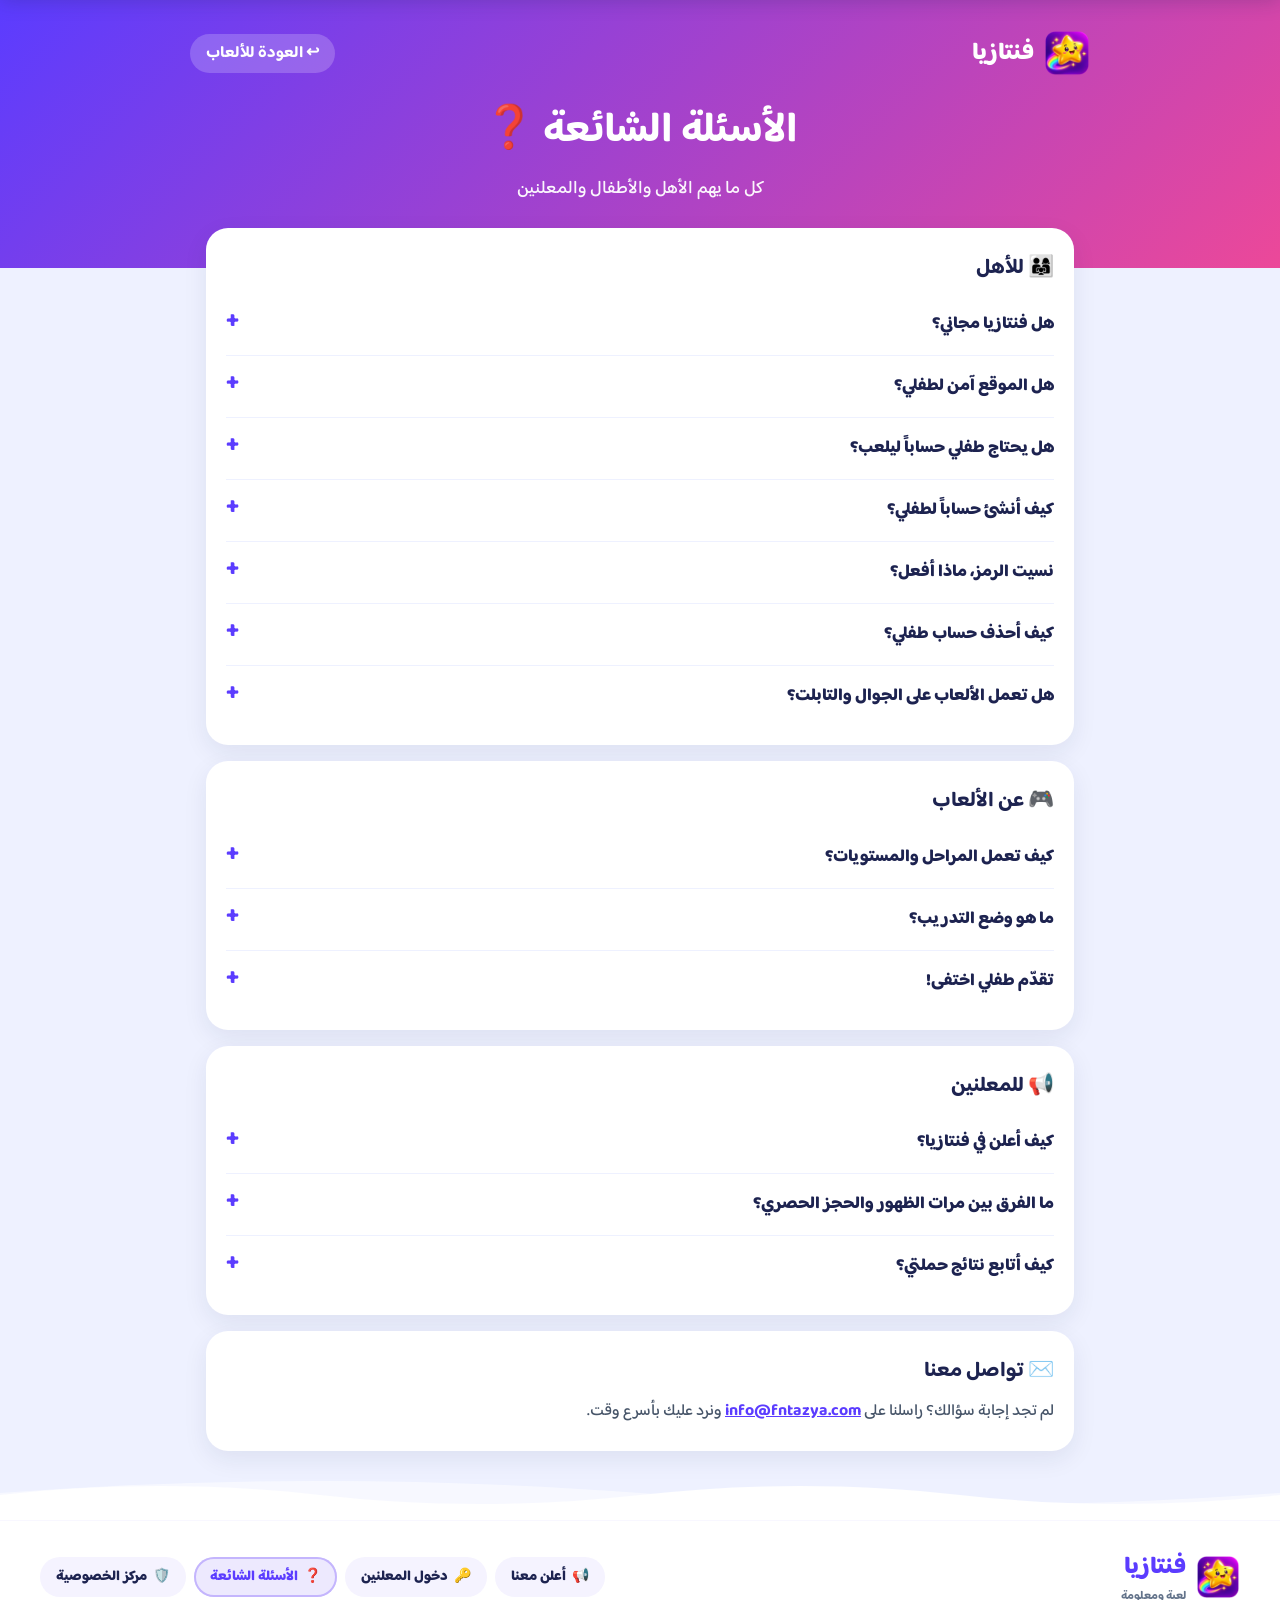
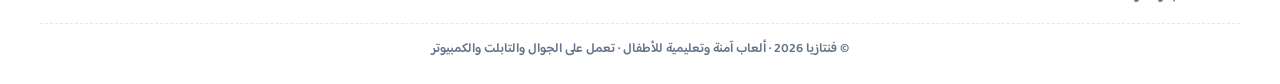
<file: faq.html>
<!doctype html>
<html lang="ar" dir="rtl">
<head>
<meta charset="utf-8">
<meta name="viewport" content="width=device-width, initial-scale=1">
<title>الأسئلة الشائعة | فنتازيا</title>
<meta name="description" content="إجابات أسئلة الأهل والأطفال والمعلنين عن موقع فنتازيا لألعاب الأطفال العربية الآمنة.">
<link rel="icon" type="image/png" href="favicon.png">
<link rel="preload" href="fonts/baloo-bhaijaan2-arabic.woff2" as="font" type="font/woff2" crossorigin>
<link rel="stylesheet" href="css/fonts.css">
<style>
*{box-sizing:border-box}body{margin:0;font-family:"Baloo Bhaijaan 2",Tahoma,sans-serif;color:#1d2350;background:#eef1ff}
.hero{background:linear-gradient(135deg,#5b3cff,#ec4899);color:#fff;text-align:center;padding:30px 18px 64px}
.top{display:flex;align-items:center;justify-content:space-between;max-width:900px;margin:0 auto 20px}
.brand{display:flex;align-items:center;gap:10px;font-weight:800;font-size:24px;text-decoration:none;color:#fff}.brand img{width:46px;height:46px;border-radius:14px}
.back{font-weight:700;text-decoration:none;color:#fff;background:rgba(255,255,255,.2);padding:6px 16px;border-radius:99px}
h1{font-size:clamp(28px,5vw,42px);margin:0 0 6px}.hero p{margin:0;opacity:.95;font-size:18px}
main{max-width:900px;margin:-40px auto 0;padding:0 16px}
.grp{background:#fff;border-radius:22px;padding:18px 20px;box-shadow:0 8px 24px rgba(29,35,80,.08);margin-bottom:16px}
.grp h2{margin:4px 0 8px;font-size:21px}
details{border-top:1px solid #eef1ff;padding:4px 0}details:first-of-type{border-top:0}
summary{cursor:pointer;list-style:none;font-weight:800;font-size:17px;padding:12px 0;display:flex;justify-content:space-between;gap:10px}
summary::-webkit-details-marker{display:none}summary::after{content:"+";color:#5b3cff;font-size:24px;line-height:1;transition:.2s}details[open] summary::after{transform:rotate(45deg)}
details p{margin:0 0 12px;color:#475569;line-height:1.9;font-size:16px}a{color:#5b3cff;font-weight:700}
.sbar{position:fixed;top:0;left:0;right:0;z-index:200;background:linear-gradient(135deg,#5b3cff,#ec4899);box-shadow:0 6px 20px rgba(29,35,80,.25);transform:translateY(-110%);transition:transform .25s}.sbar.on{transform:none}
.sbar-in{max-width:900px;margin:0 auto;padding:9px 16px;display:flex;align-items:center;justify-content:space-between;gap:10px;color:#fff}.sbar .brand{font-size:20px}.sbar .brand img{width:36px;height:36px;border-radius:10px}.sbar-t{font-size:17px}
@media(max-width:560px){.sbar .brand{font-size:0;gap:0}.sbar-t{font-size:15px}.sbar .back{font-size:13px;padding:5px 12px}}
</style>
</head>
<body>
<header class="hero"><div class="top"><a class="brand" href="./"><img src="icon-192.png" alt="">فنتازيا</a><a class="back" href="./">↩ العودة للألعاب</a></div>
<h1>الأسئلة الشائعة ❓</h1><p>كل ما يهم الأهل والأطفال والمعلنين</p></header>
<div class="sbar" id="sbar" aria-hidden="true"><div class="sbar-in"><a class="brand" href="./" tabindex="-1"><img src="icon-192.png" alt="">فنتازيا</a><b class="sbar-t">الأسئلة الشائعة ❓</b><a class="back" href="./" tabindex="-1">↩ العودة للألعاب</a></div></div>
<main>
<section class="grp"><h2>👨‍👩‍👧 للأهل</h2>
<details><summary>هل فنتازيا مجاني؟</summary><p>نعم، كل الألعاب مجانية بالكامل ولا توجد مشتريات داخلية. نغطي تكاليف الموقع بإعلانات آمنة ومراجعة يدوياً.</p></details>
<details><summary>هل الموقع آمن لطفلي؟</summary><p>صُمّم فنتازيا للأطفال من 3 إلى 12 سنة: محتوى عربي مناسب، ولا محادثات ولا تواصل مع غرباء، ولا إعلانات أثناء اللعب. وكل إعلان يخرج من الموقع يمر أولاً ببوابة الأهل (سؤال حسابي بسيط).</p></details>
<details><summary>هل يحتاج طفلي حساباً ليلعب؟</summary><p>لا، اللعب متاح دائماً بدون حساب، ويُحفظ التقدّم على نفس الجهاز. الحساب اختياري ويفيد في حفظ المراحل والإكمال من أي جهاز، والحصول على ألعاب مقترحة تناسب الطفل.</p></details>
<details><summary>كيف أنشئ حساباً لطفلي؟</summary><p>اضغط أيقونة 👤 أعلى الصفحة، واكتب اسم الطفل وبريد ولي الأمر واختر رمزاً من 4 أرقام. يستخدم الطفل نفس البريد والرمز للدخول من أي جهاز.</p></details>
<details><summary>نسيت الرمز، ماذا أفعل؟</summary><p>من شاشة الدخول اختر استعادة الرمز، ويصلك رابط على بريد ولي الأمر. تحقق من مجلد الرسائل غير المرغوب فيها إن لم يصلك.</p></details>
<details><summary>كيف أحذف حساب طفلي؟</summary><p>من لوحة الحساب (أيقونة الطفل أعلى الصفحة) اختر «حذف الحساب»، وتُحذف بياناته نهائياً من خوادمنا. يمكنك أيضاً مراسلتنا وسنحذفه لك.</p></details>
<details><summary>هل تعمل الألعاب على الجوال والتابلت؟</summary><p>نعم، كل الألعاب تعمل باللمس على الجوال والتابلت، وبالماوس ولوحة المفاتيح على الكمبيوتر، بدون تحميل أي تطبيق.</p></details>
</section>
<section class="grp"><h2>🎮 عن الألعاب</h2>
<details><summary>كيف تعمل المراحل والمستويات؟</summary><p>لكل لعبة ثلاثة مستويات (سهل، وسط، صعب)، وفي كل مستوى 10 مراحل. تُفتح المرحلة التالية عند إنهاء المرحلة الحالية بعلامة كاملة، وتنتقل للمستوى التالي بعد إنهاء مراحله العشر.</p></details>
<details><summary>ما هو وضع التدريب؟</summary><p>وضع بلا وقت ولا خسارة، يجرّب فيه الطفل اللعبة ويتعلم طريقتها قبل بدء المراحل.</p></details>
<details><summary>تقدّم طفلي اختفى!</summary><p>إذا كان يلعب بدون حساب فالتقدّم محفوظ على المتصفح نفسه، ويضيع عند مسح بيانات المتصفح أو تغيير الجهاز. أنشئ حساباً مجانياً ليُحفظ التقدّم دائماً.</p></details>
</section>
<section class="grp"><h2>📢 للمعلنين</h2>
<details><summary>كيف أعلن في فنتازيا؟</summary><p>أنشئ حساباً من <a href="advertiser.html">بوابة المعلنين</a>، واختر المساحات والباقة وارفع صور إعلانك. نراجع الإعلان ونرسل لك فاتورة إلكترونية، وبعد السداد تبدأ حملتك. التفاصيل والأسعار في صفحة <a href="advertise.html">أعلن معنا</a>.</p></details>
<details><summary>ما الفرق بين مرات الظهور والحجز الحصري؟</summary><p>في مرات الظهور تدفع مقابل عدد مرات ظهور إعلانك ويتناوب مع معلنين آخرين، وتنتهي الحملة باكتمال العدد. في الحجز الحصري يكون إعلانك وحده في المساحة طوال الأيام المحجوزة.</p></details>
<details><summary>كيف أتابع نتائج حملتي؟</summary><p>يصلك رابط تقرير مباشر يعرض المشاهدات الفعلية والنقرات يومياً ولكل مساحة، ويمكنك فتحه في أي وقت من بوابة المعلنين.</p></details>
</section>
<section class="grp"><h2>✉️ تواصل معنا</h2>
<p style="color:#475569;line-height:1.9;margin:0 0 6px">لم تجد إجابة سؤالك؟ راسلنا على <a href="mailto:info@fntazya.com" dir="ltr">info@fntazya.com</a> ونرد عليك بأسرع وقت.</p></section>
</main>
<script>{const sb=document.getElementById('sbar'),hd=document.querySelector('.hero .top');let w=null;const c=()=>{const on=hd.getBoundingClientRect().bottom<0;if(on===w)return;w=on;sb.classList.toggle('on',on);sb.setAttribute('aria-hidden',!on);sb.querySelectorAll('a').forEach(a=>a.tabIndex=on?0:-1)};addEventListener('scroll',c,{passive:true});c()}</script>
<script src="js/totop.js"></script>
<script src="js/footer.js?v=3"></script>
</body>
</html>
</file>
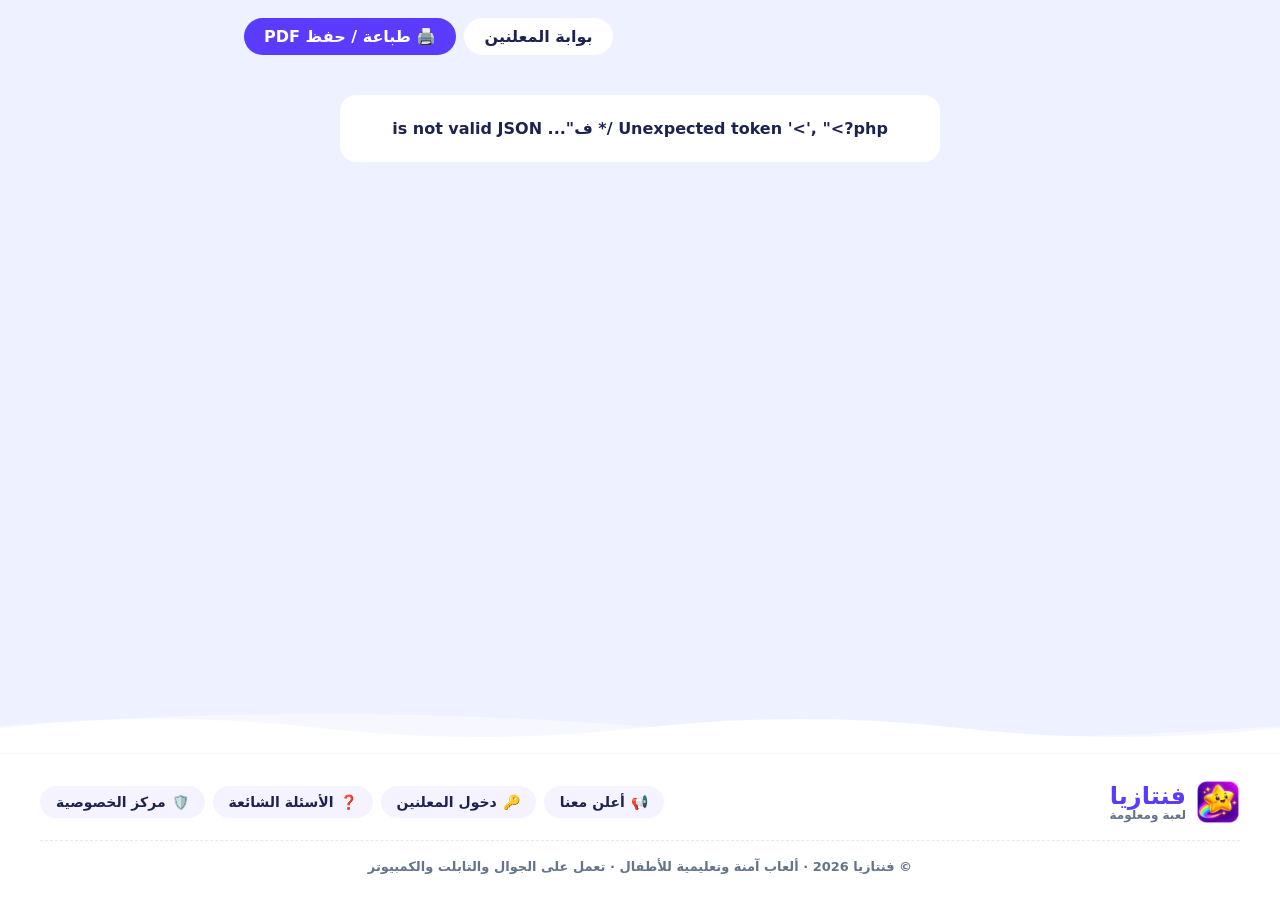
<file: invoice.html>
<!doctype html>
<html lang="ar" dir="rtl">
<head>
<meta charset="utf-8">
<meta name="viewport" content="width=device-width, initial-scale=1">
<meta name="robots" content="noindex,nofollow">
<title>فاتورة | فنتازيا</title>
<link rel="icon" type="image/png" href="favicon.png">
<style>
*{box-sizing:border-box}body{margin:0;font-family:Tahoma,system-ui,sans-serif;background:#eef1ff;color:#1d2350}
.bar{max-width:820px;margin:18px auto 0;display:flex;gap:8px;justify-content:flex-end;padding:0 14px}
.bar button,.bar a{font:inherit;font-weight:700;border:0;border-radius:99px;padding:9px 20px;background:#5b3cff;color:#fff;cursor:pointer;text-decoration:none}.bar a{background:#fff;color:#1d2350}
.inv{max-width:820px;margin:14px auto 30px;background:#fff;border-radius:20px;box-shadow:0 8px 28px rgba(29,35,80,.1);overflow:hidden}
.hd{display:flex;align-items:center;gap:14px;padding:22px 26px;background:linear-gradient(135deg,#5b3cff,#ec4899);color:#fff}
.hd img{width:56px;height:56px;border-radius:14px;background:#fff}.hd h1{margin:0;font-size:24px}.hd .t{flex:1}.hd small{opacity:.9}
.st{font-weight:800;padding:6px 16px;border-radius:99px;background:#fff;color:#b45309}.st.paid{color:#15803d}
.bd{padding:22px 26px}
.grid{display:grid;grid-template-columns:1fr 1fr;gap:16px;margin-bottom:18px}@media(max-width:600px){.grid{grid-template-columns:1fr}}
.box{background:#f8fafc;border-radius:14px;padding:14px;line-height:1.9;font-size:14px}.box b.h{display:block;color:#5b3cff;margin-bottom:4px}
table{width:100%;border-collapse:collapse;font-size:14px}th,td{padding:10px 8px;border-bottom:1px solid #eef1ff;text-align:right}th{background:#f5f3ff;color:#475569}
td.n{white-space:nowrap;text-align:left;direction:ltr}
.tot td{font-weight:800;font-size:17px;border-bottom:0}.tot td.n{color:#5b3cff;font-size:20px}
.pay{margin-top:18px;background:#f5f3ff;border:2px dashed #c4b5fd;border-radius:14px;padding:14px;line-height:1.9;white-space:pre-line}
.ft{color:#64748b;font-size:12px;text-align:center;padding:0 26px 22px;line-height:1.8}
.msg{max-width:600px;margin:40px auto;background:#fff;border-radius:16px;padding:24px;text-align:center;font-weight:700}
@media print{body{background:#fff}.bar{display:none}.inv{box-shadow:none;margin:0;border-radius:0}.hd{-webkit-print-color-adjust:exact;print-color-adjust:exact}}
</style>
</head>
<body>
<div class="bar"><a href="advertiser.html">بوابة المعلنين</a><button onclick="print()">🖨️ طباعة / حفظ PDF</button></div>
<div id="r"><div class="msg">جاري التحميل…</div></div>
<script>
const R=document.getElementById('r'),esc=s=>String(s??'').replace(/[&<>"']/g,c=>({'&':'&amp;','<':'&lt;','>':'&gt;','"':'&quot;',"'":'&#39;'}[c]));
const money=(v,c)=>Number(v||0).toLocaleString('en-US',{minimumFractionDigits:2,maximumFractionDigits:2})+' '+c;
(async()=>{const t=new URLSearchParams(location.search).get('t')||'';
 try{const j=await (await fetch('api/index.php?a=invoice&t='+encodeURIComponent(t))).json();if(!j.ok)throw new Error(j.error);
  const I=j.invoice,S=j.seller,B=j.buyer,C=j.campaign,Q=j.quote,cur=j.currency;document.title='فاتورة '+I.no+' | فنتازيا';
  R.innerHTML=`<div class="inv"><div class="hd"><img src="icon-192.png" alt=""><div class="t"><h1>${S.vat?'فاتورة ضريبية مبسطة':'فاتورة'}</h1><small>رقم ${esc(I.no)} · ${esc(I.date)}</small></div><span class="st ${I.paid?'paid':''}">${I.paid?'✅ مسددة':'⏳ بانتظار السداد'}</span></div>
  <div class="bd"><div class="grid"><div class="box"><b class="h">من</b>${esc(S.name)}${S.cr?`<br>السجل: ${esc(S.cr)}`:''}${S.vat?`<br>الرقم الضريبي: ${esc(S.vat)}`:''}${S.address?`<br>${esc(S.address)}`:''}<br><span dir="ltr">${esc(S.email)}</span> · fntazya.com</div>
   <div class="box"><b class="h">إلى</b>${esc(B.company)}${B.name?`<br>${esc(B.name)}`:''}${B.email?`<br><span dir="ltr">${esc(B.email)}</span>`:''}${B.phone?`<br><span dir="ltr">${esc(B.phone)}</span>`:''}</div></div>
  <div class="box" style="margin-bottom:16px"><b class="h">الحملة</b>${esc(C.name)} · ${C.pricing==='daily'?`حجز حصري من ${esc(C.start)} إلى ${esc(C.end)}`:`${Number(C.impr).toLocaleString('en-US')} مرة ظهور لكل مساحة، تبدأ ${esc(C.start)}`}</div>
  <table><tr><th>البند</th><th>التفاصيل</th><th style="text-align:left">المبلغ</th></tr>
   ${Q.lines.map(l=>`<tr><td>${esc(l.t)}</td><td>${esc(l.desc)}</td><td class="n">${money(l.cost,cur)}</td></tr>`).join('')}
   <tr><td colspan="2">المجموع قبل الضريبة</td><td class="n">${money(Q.subtotal,cur)}</td></tr>
   ${Q.vatRate?`<tr><td colspan="2">ضريبة القيمة المضافة ${Q.vatRate}%</td><td class="n">${money(Q.vat,cur)}</td></tr>`:''}
   <tr class="tot"><td colspan="2">الإجمالي المستحق</td><td class="n">${money(Q.total,cur)}</td></tr></table>
  ${I.paid?`<div class="pay">✅ تم استلام السداد بتاريخ ${esc(I.paid_date)}. شكراً لك.</div>`:`<div class="pay"><b>💳 طريقة السداد</b> (آخر موعد: ${esc(I.due)})\n${j.pay_info?esc(j.pay_info):'سيتواصل معك فريق فنتازيا بتفاصيل السداد.'}\nاكتب رقم الفاتورة ${esc(I.no)} في وصف التحويل، وأرسل الإيصال على ${esc(S.email)}.</div>`}</div>
  <div class="ft">فاتورة إلكترونية صادرة من فنتازيا · fntazya.com<br>تبدأ الحملة بعد تأكيد السداد، ويصلك رابط التقرير المباشر على بريدك.</div></div>`}
 catch(e){R.innerHTML=`<div class="msg">${esc(e.message||'تعذّر تحميل الفاتورة')}</div>`}})();
</script>
<script src="js/totop.js"></script>
<script src="js/footer.js?v=3"></script>
</body>
</html>
</file>
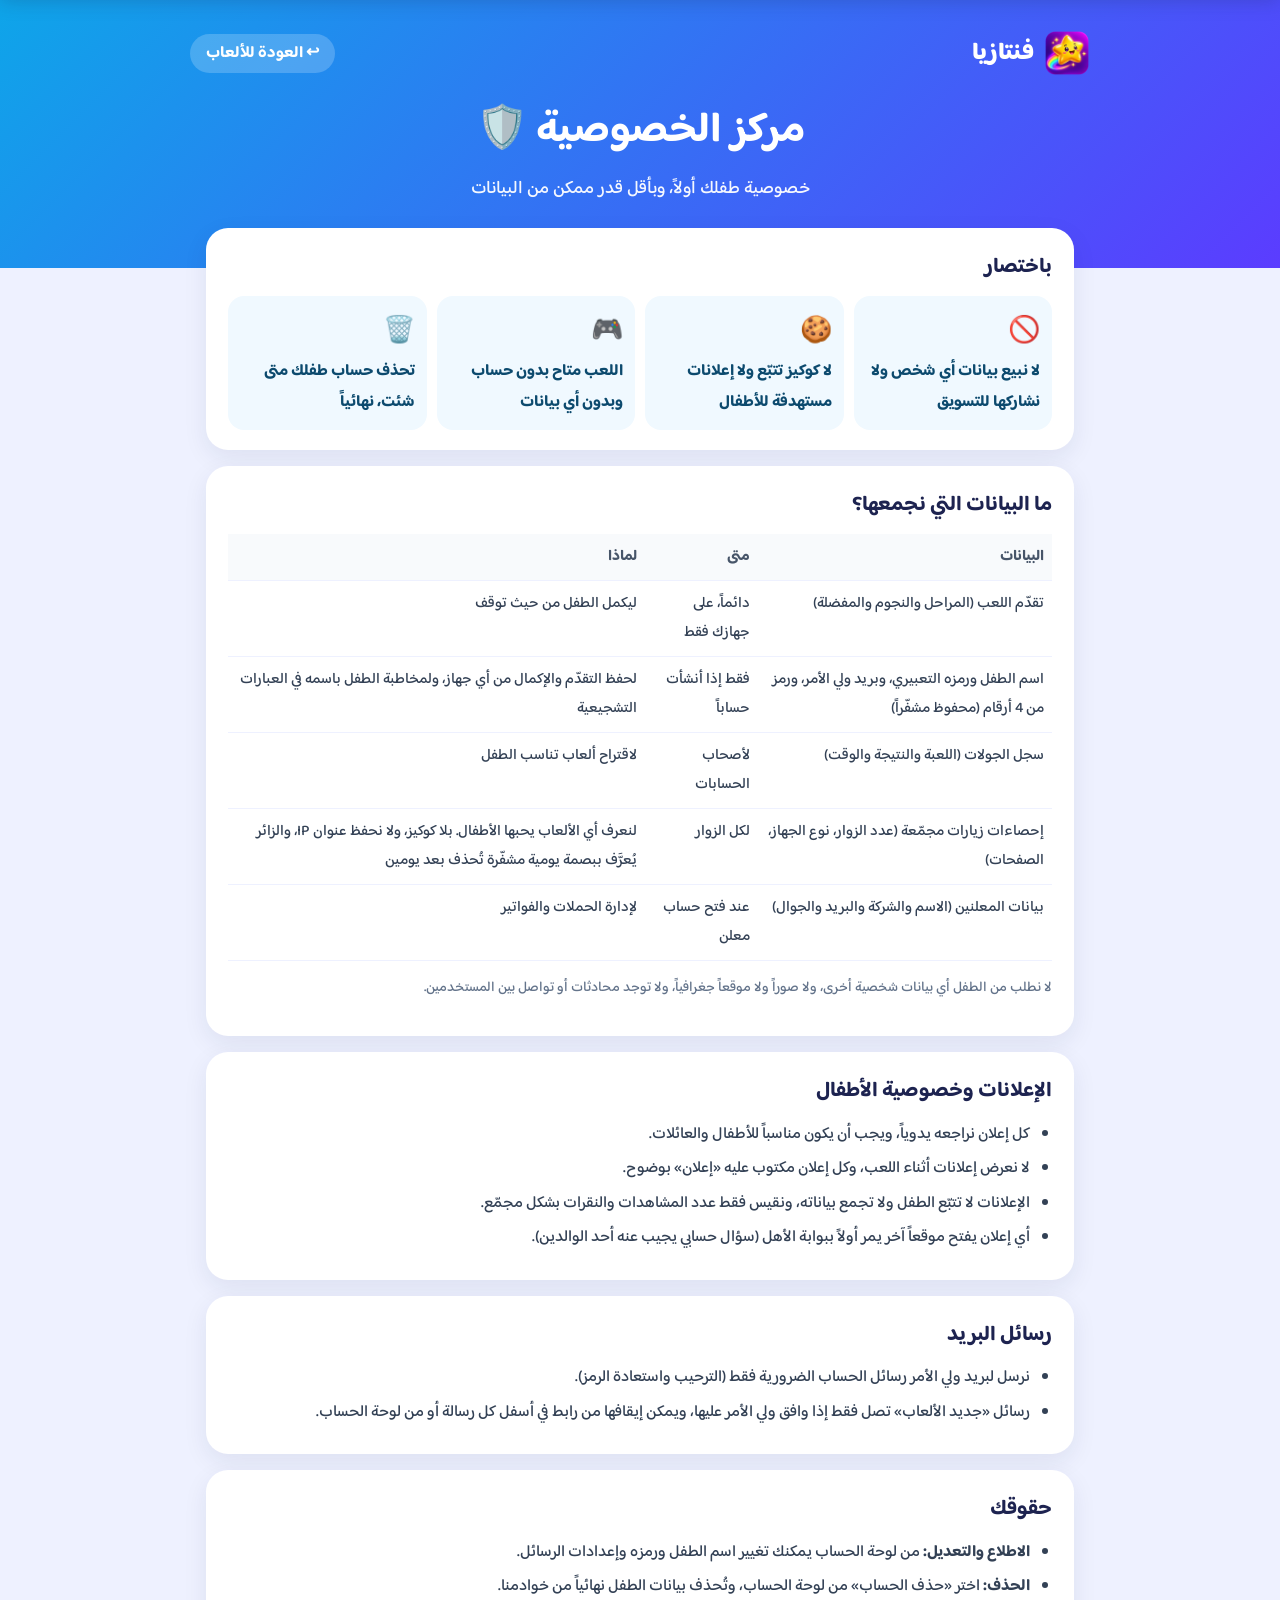
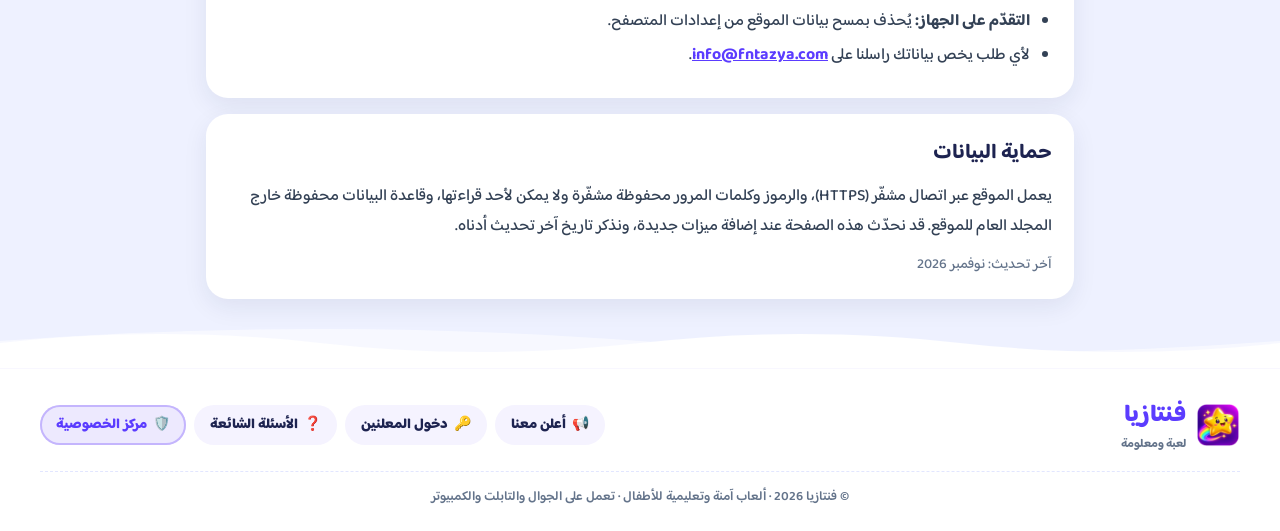
<file: privacy.html>
<!doctype html>
<html lang="ar" dir="rtl">
<head>
<meta charset="utf-8">
<meta name="viewport" content="width=device-width, initial-scale=1">
<title>مركز الخصوصية | فنتازيا</title>
<meta name="description" content="كيف يحمي فنتازيا خصوصية الأطفال والأهل: البيانات التي نجمعها ولماذا، وحقوقك في حذفها.">
<link rel="icon" type="image/png" href="favicon.png">
<link rel="preload" href="fonts/baloo-bhaijaan2-arabic.woff2" as="font" type="font/woff2" crossorigin>
<link rel="stylesheet" href="css/fonts.css">
<style>
*{box-sizing:border-box}body{margin:0;font-family:"Baloo Bhaijaan 2",Tahoma,sans-serif;color:#1d2350;background:#eef1ff}
.hero{background:linear-gradient(135deg,#0ea5e9,#5b3cff);color:#fff;text-align:center;padding:30px 18px 64px}
.top{display:flex;align-items:center;justify-content:space-between;max-width:900px;margin:0 auto 20px}
.brand{display:flex;align-items:center;gap:10px;font-weight:800;font-size:24px;text-decoration:none;color:#fff}.brand img{width:46px;height:46px;border-radius:14px}
.back{font-weight:700;text-decoration:none;color:#fff;background:rgba(255,255,255,.2);padding:6px 16px;border-radius:99px}
h1{font-size:clamp(28px,5vw,42px);margin:0 0 6px}.hero p{margin:0;opacity:.95;font-size:18px}
main{max-width:900px;margin:-40px auto 0;padding:0 16px}
.card{background:#fff;border-radius:22px;padding:20px 22px;box-shadow:0 8px 24px rgba(29,35,80,.08);margin-bottom:16px;line-height:1.9;font-size:16px;color:#334155}
.card h2{margin:0 0 8px;font-size:21px;color:#1d2350}
.sum{display:grid;grid-template-columns:repeat(auto-fit,minmax(190px,1fr));gap:10px}.sum div{background:#f0f9ff;border-radius:16px;padding:12px;font-weight:700;color:#0c4a6e}.sum b{display:block;font-size:26px}
ul{margin:6px 0;padding-inline-start:22px}li{margin:4px 0}a{color:#5b3cff;font-weight:700}
table{width:100%;border-collapse:collapse;font-size:15px}th,td{padding:9px 8px;border-bottom:1px solid #eef1ff;text-align:right;vertical-align:top}th{background:#f8fafc;color:#475569}
.note{color:#64748b;font-size:14px}
.sbar{position:fixed;top:0;left:0;right:0;z-index:200;background:linear-gradient(135deg,#0ea5e9,#5b3cff);box-shadow:0 6px 20px rgba(29,35,80,.25);transform:translateY(-110%);transition:transform .25s}.sbar.on{transform:none}
.sbar-in{max-width:900px;margin:0 auto;padding:9px 16px;display:flex;align-items:center;justify-content:space-between;gap:10px;color:#fff}.sbar .brand{font-size:20px}.sbar .brand img{width:36px;height:36px;border-radius:10px}.sbar-t{font-size:17px}
@media(max-width:560px){.sbar .brand{font-size:0;gap:0}.sbar-t{font-size:15px}.sbar .back{font-size:13px;padding:5px 12px}}
</style>
</head>
<body>
<header class="hero"><div class="top"><a class="brand" href="./"><img src="icon-192.png" alt="">فنتازيا</a><a class="back" href="./">↩ العودة للألعاب</a></div>
<h1>مركز الخصوصية 🛡️</h1><p>خصوصية طفلك أولاً، وبأقل قدر ممكن من البيانات</p></header>
<div class="sbar" id="sbar" aria-hidden="true"><div class="sbar-in"><a class="brand" href="./" tabindex="-1"><img src="icon-192.png" alt="">فنتازيا</a><b class="sbar-t">مركز الخصوصية 🛡️</b><a class="back" href="./" tabindex="-1">↩ العودة للألعاب</a></div></div>
<main>
<section class="card"><h2>باختصار</h2><div class="sum">
<div><b>🚫</b>لا نبيع بيانات أي شخص ولا نشاركها للتسويق</div>
<div><b>🍪</b>لا كوكيز تتبّع ولا إعلانات مستهدفة للأطفال</div>
<div><b>🎮</b>اللعب متاح بدون حساب وبدون أي بيانات</div>
<div><b>🗑️</b>تحذف حساب طفلك متى شئت، نهائياً</div></div></section>

<section class="card"><h2>ما البيانات التي نجمعها؟</h2>
<table><tr><th>البيانات</th><th>متى</th><th>لماذا</th></tr>
<tr><td>تقدّم اللعب (المراحل والنجوم والمفضلة)</td><td>دائماً، على جهازك فقط</td><td>ليكمل الطفل من حيث توقف</td></tr>
<tr><td>اسم الطفل ورمزه التعبيري، وبريد ولي الأمر، ورمز من 4 أرقام (محفوظ مشفّراً)</td><td>فقط إذا أنشأت حساباً</td><td>لحفظ التقدّم والإكمال من أي جهاز، ولمخاطبة الطفل باسمه في العبارات التشجيعية</td></tr>
<tr><td>سجل الجولات (اللعبة والنتيجة والوقت)</td><td>لأصحاب الحسابات</td><td>لاقتراح ألعاب تناسب الطفل</td></tr>
<tr><td>إحصاءات زيارات مجمّعة (عدد الزوار، نوع الجهاز، الصفحات)</td><td>لكل الزوار</td><td>لنعرف أي الألعاب يحبها الأطفال. بلا كوكيز، ولا نحفظ عنوان IP، والزائر يُعرَّف ببصمة يومية مشفّرة تُحذف بعد يومين</td></tr>
<tr><td>بيانات المعلنين (الاسم والشركة والبريد والجوال)</td><td>عند فتح حساب معلن</td><td>لإدارة الحملات والفواتير</td></tr></table>
<p class="note">لا نطلب من الطفل أي بيانات شخصية أخرى، ولا صوراً ولا موقعاً جغرافياً، ولا توجد محادثات أو تواصل بين المستخدمين.</p></section>

<section class="card"><h2>الإعلانات وخصوصية الأطفال</h2><ul>
<li>كل إعلان نراجعه يدوياً، ويجب أن يكون مناسباً للأطفال والعائلات.</li>
<li>لا نعرض إعلانات أثناء اللعب، وكل إعلان مكتوب عليه «إعلان» بوضوح.</li>
<li>الإعلانات لا تتبّع الطفل ولا تجمع بياناته، ونقيس فقط عدد المشاهدات والنقرات بشكل مجمّع.</li>
<li>أي إعلان يفتح موقعاً آخر يمر أولاً ببوابة الأهل (سؤال حسابي يجيب عنه أحد الوالدين).</li></ul></section>

<section class="card"><h2>رسائل البريد</h2><ul>
<li>نرسل لبريد ولي الأمر رسائل الحساب الضرورية فقط (الترحيب واستعادة الرمز).</li>
<li>رسائل «جديد الألعاب» تصل فقط إذا وافق ولي الأمر عليها، ويمكن إيقافها من رابط في أسفل كل رسالة أو من لوحة الحساب.</li></ul></section>

<section class="card"><h2>حقوقك</h2><ul>
<li><b>الاطلاع والتعديل:</b> من لوحة الحساب يمكنك تغيير اسم الطفل ورمزه وإعدادات الرسائل.</li>
<li><b>الحذف:</b> اختر «حذف الحساب» من لوحة الحساب، وتُحذف بيانات الطفل نهائياً من خوادمنا.</li>
<li><b>التقدّم على الجهاز:</b> يُحذف بمسح بيانات الموقع من إعدادات المتصفح.</li>
<li>لأي طلب يخص بياناتك راسلنا على <a href="mailto:info@fntazya.com" dir="ltr">info@fntazya.com</a>.</li></ul></section>

<section class="card"><h2>حماية البيانات</h2><p style="margin:0">يعمل الموقع عبر اتصال مشفّر (HTTPS)، والرموز وكلمات المرور محفوظة مشفّرة ولا يمكن لأحد قراءتها، وقاعدة البيانات محفوظة خارج المجلد العام للموقع. قد نحدّث هذه الصفحة عند إضافة ميزات جديدة، ونذكر تاريخ آخر تحديث أدناه.</p>
<p class="note" style="margin:10px 0 0">آخر تحديث: نوفمبر 2026</p></section>
</main>
<script>{const sb=document.getElementById('sbar'),hd=document.querySelector('.hero .top');let w=null;const c=()=>{const on=hd.getBoundingClientRect().bottom<0;if(on===w)return;w=on;sb.classList.toggle('on',on);sb.setAttribute('aria-hidden',!on);sb.querySelectorAll('a').forEach(a=>a.tabIndex=on?0:-1)};addEventListener('scroll',c,{passive:true});c()}</script>
<script src="js/totop.js"></script>
<script src="js/footer.js?v=3"></script>
</body>
</html>
</file>
<file: css/fonts.css>
/* خط Baloo Bhaijaan 2 مستضاف على خادم الموقع (بدل Google Fonts) لتسريع التحميل. خط متغيّر يغطي الأوزان 500 إلى 800 */
@font-face{font-family:'Baloo Bhaijaan 2';font-style:normal;font-weight:500 800;font-display:swap;src:url(../fonts/baloo-bhaijaan2-arabic.woff2) format('woff2');unicode-range:U+0600-06FF, U+0750-077F, U+0870-0891, U+0897-08E1, U+08E3-08FF, U+200C-200E, U+2010-2011, U+204F, U+2E41, U+FB50-FDFF, U+FE70-FE74, U+FE76-FEFC, U+102E0-102FB, U+10E60-10E7E, U+10EC2-10EC7, U+10EC9-10EEE, U+10EF0-10EFF, U+1EE00-1EE03, U+1EE05-1EE1F, U+1EE21-1EE22, U+1EE24, U+1EE27, U+1EE29-1EE32, U+1EE34-1EE37, U+1EE39, U+1EE3B, U+1EE42, U+1EE47, U+1EE49, U+1EE4B, U+1EE4D-1EE4F, U+1EE51-1EE52, U+1EE54, U+1EE57, U+1EE59, U+1EE5B, U+1EE5D, U+1EE5F, U+1EE61-1EE62, U+1EE64, U+1EE67-1EE6A, U+1EE6C-1EE72, U+1EE74-1EE77, U+1EE79-1EE7C, U+1EE7E, U+1EE80-1EE89, U+1EE8B-1EE9B, U+1EEA1-1EEA3, U+1EEA5-1EEA9, U+1EEAB-1EEBB, U+1EEF0-1EEF1}
@font-face{font-family:'Baloo Bhaijaan 2';font-style:normal;font-weight:500 800;font-display:swap;src:url(../fonts/baloo-bhaijaan2-latin.woff2) format('woff2');unicode-range:U+0000-00FF, U+0131, U+0152-0153, U+02BB-02BC, U+02C6, U+02DA, U+02DC, U+0304, U+0308, U+0329, U+2000-206F, U+20AC, U+2122, U+2191, U+2193, U+2212, U+2215, U+FEFF, U+FFFD}
</file>
